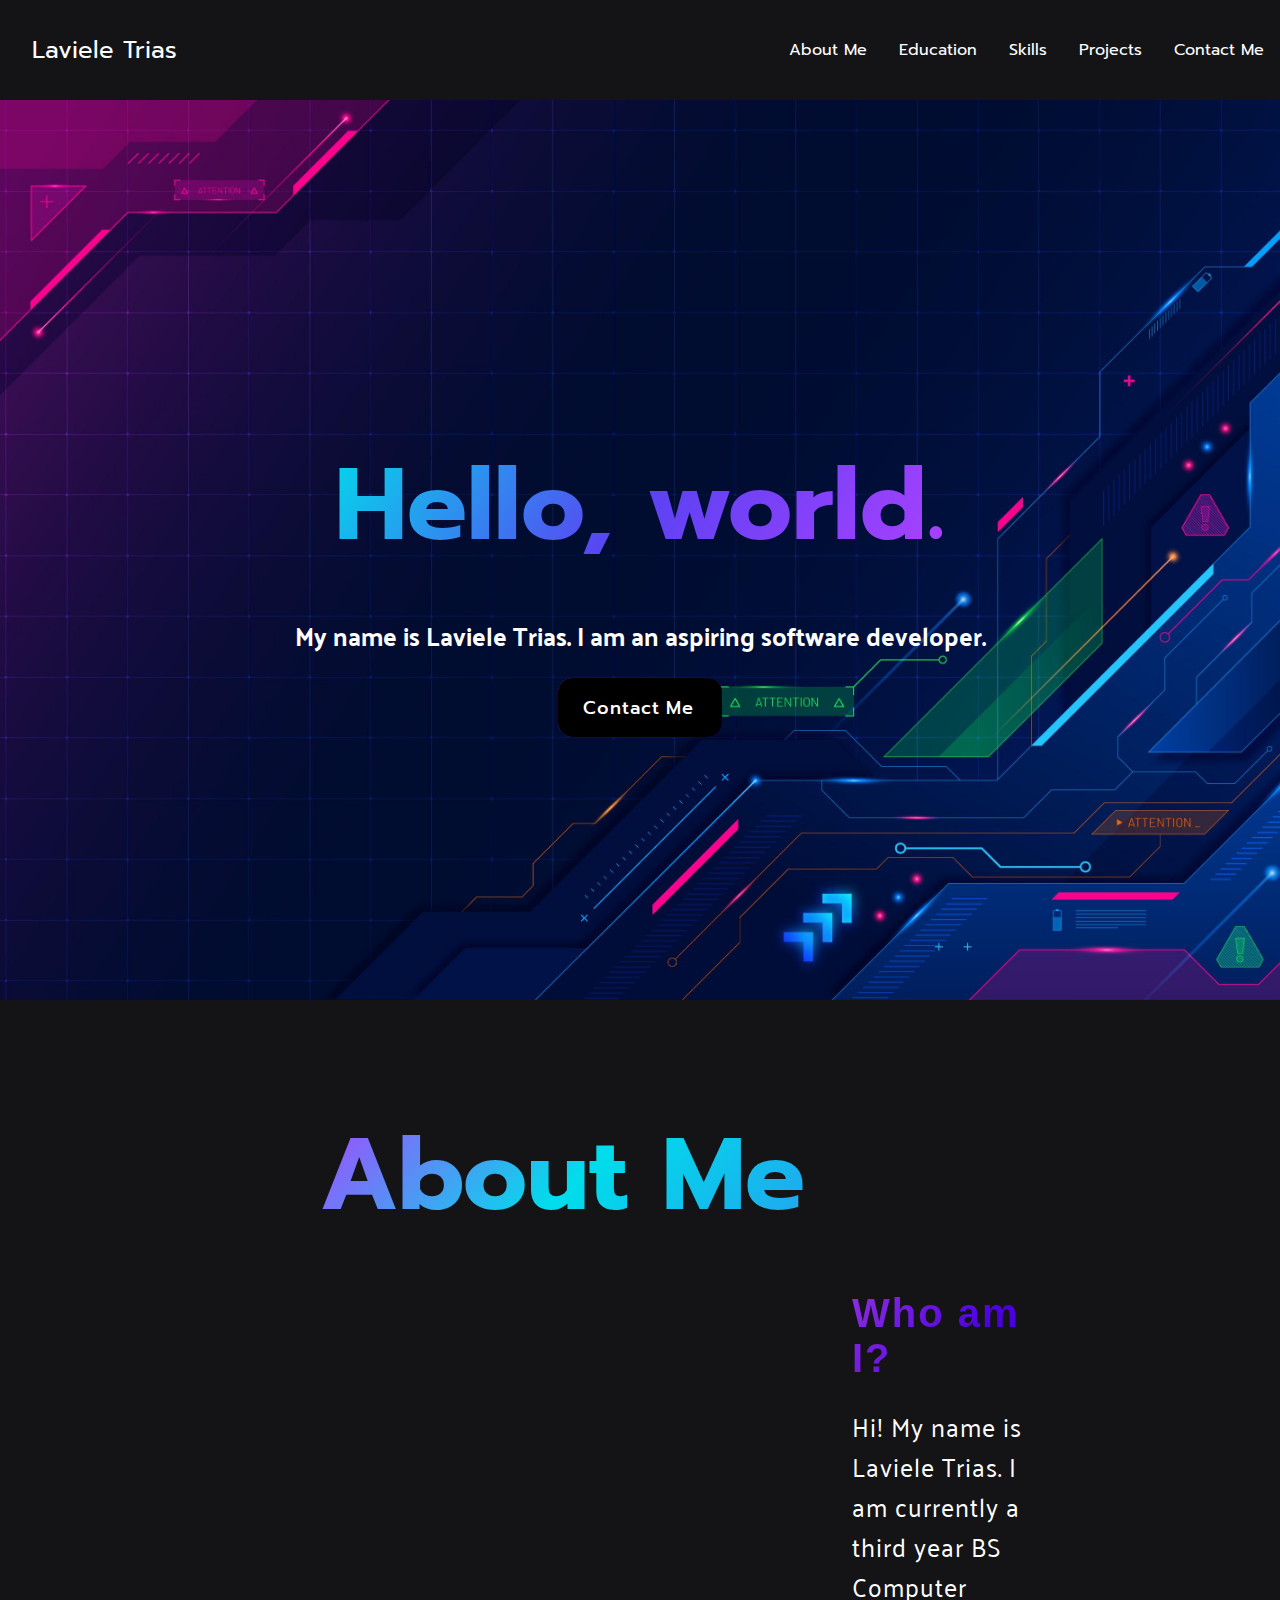
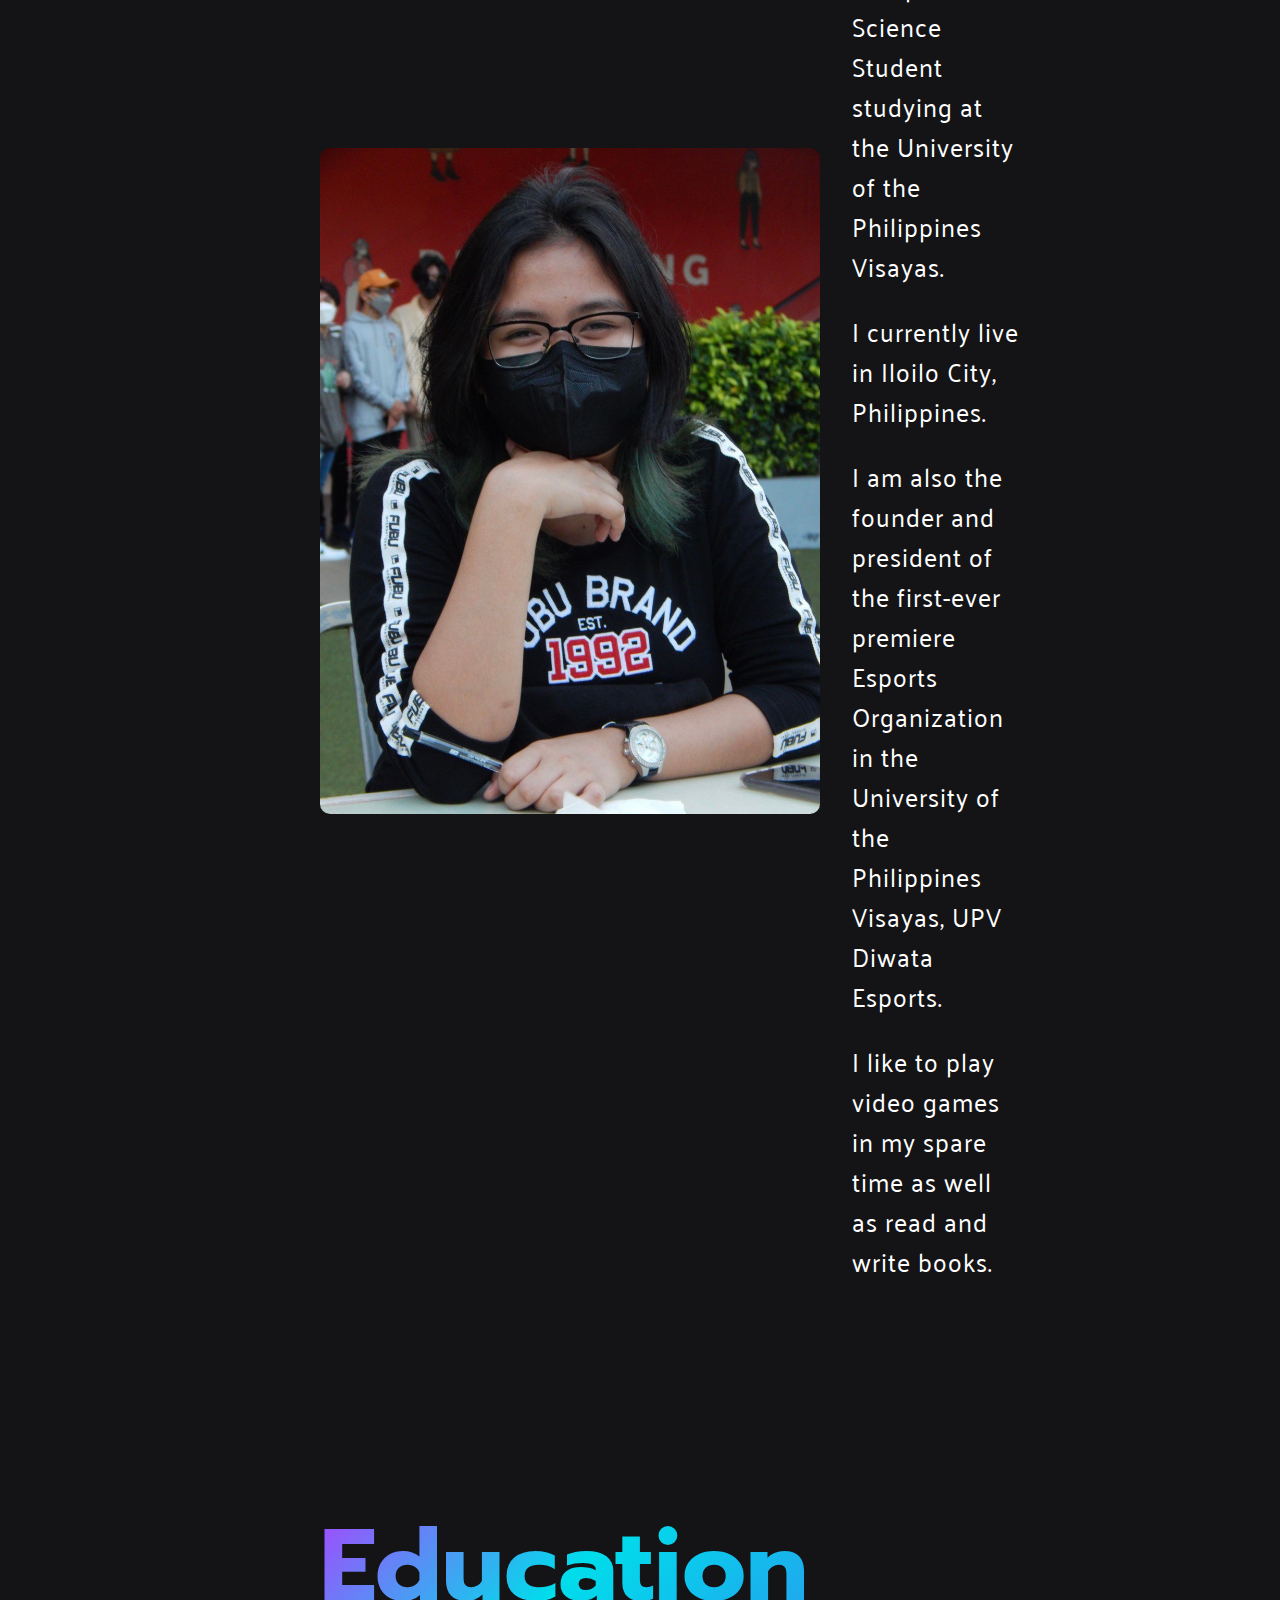
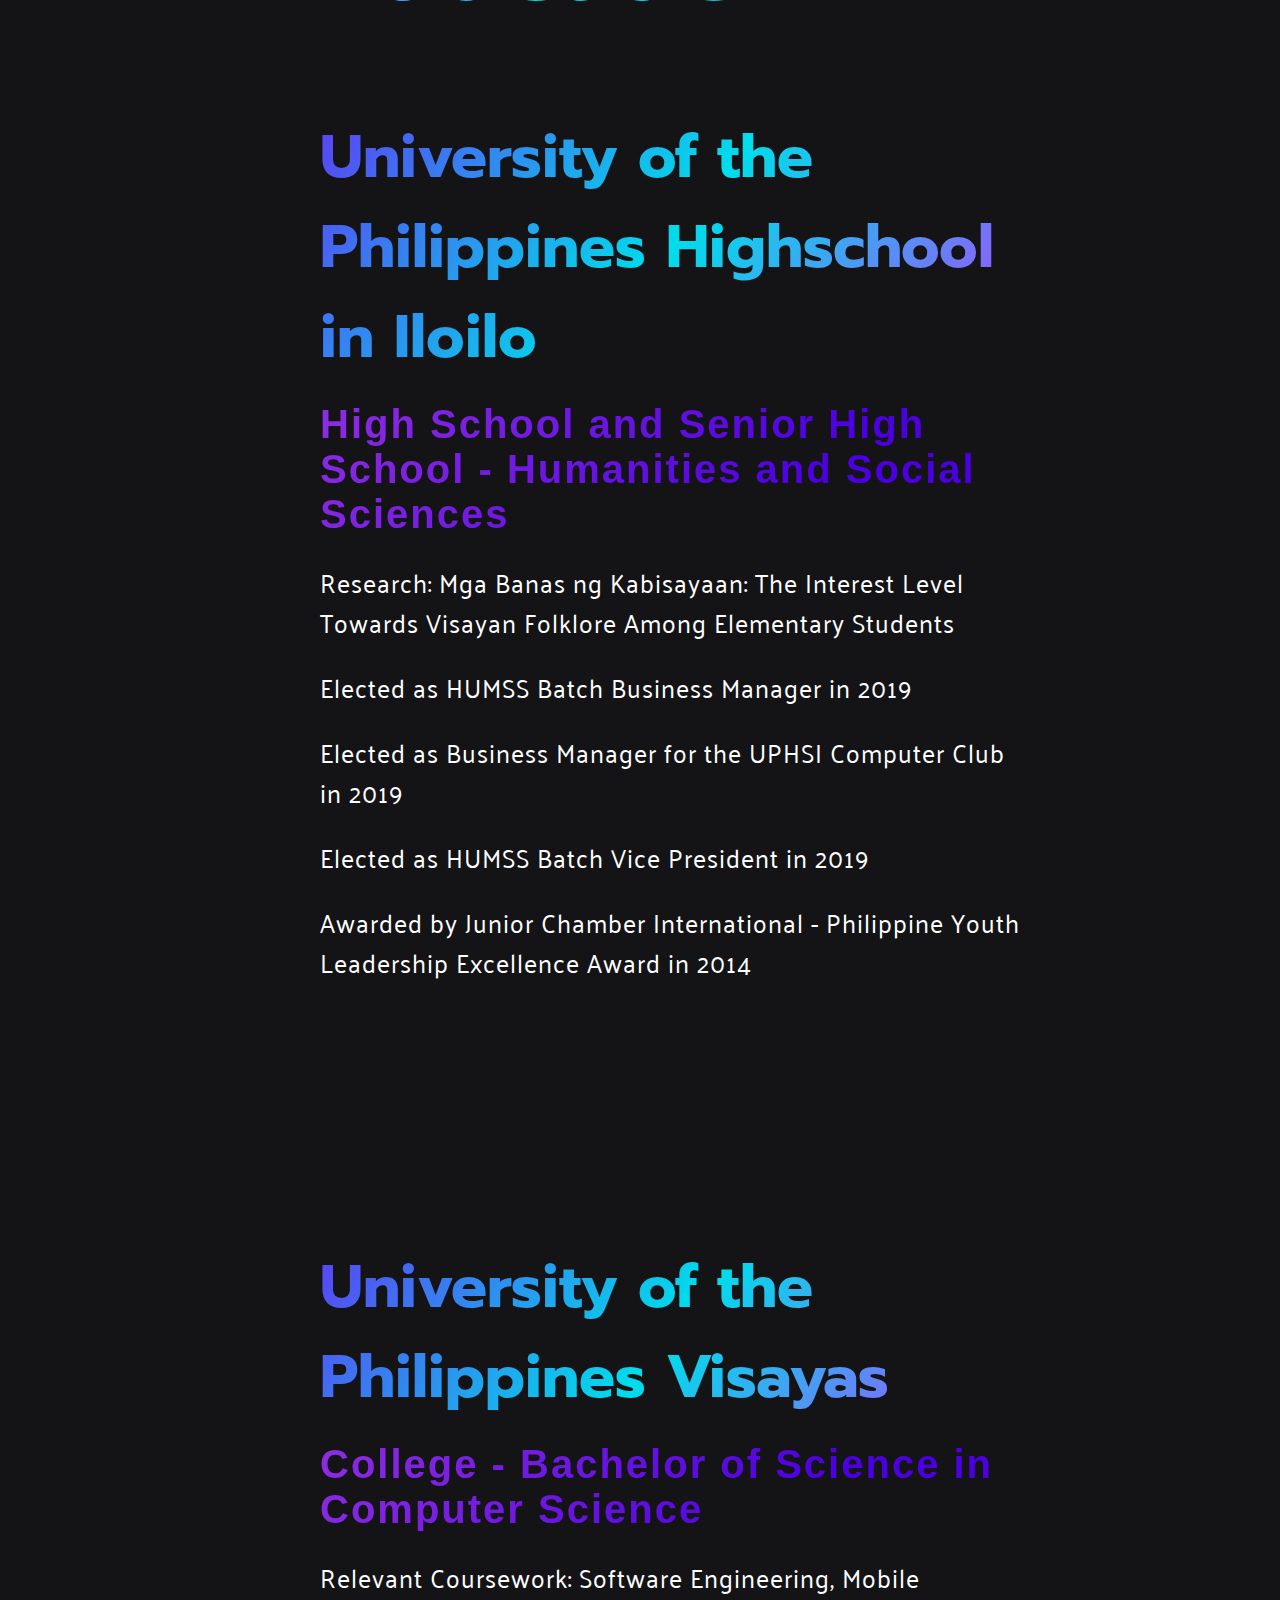
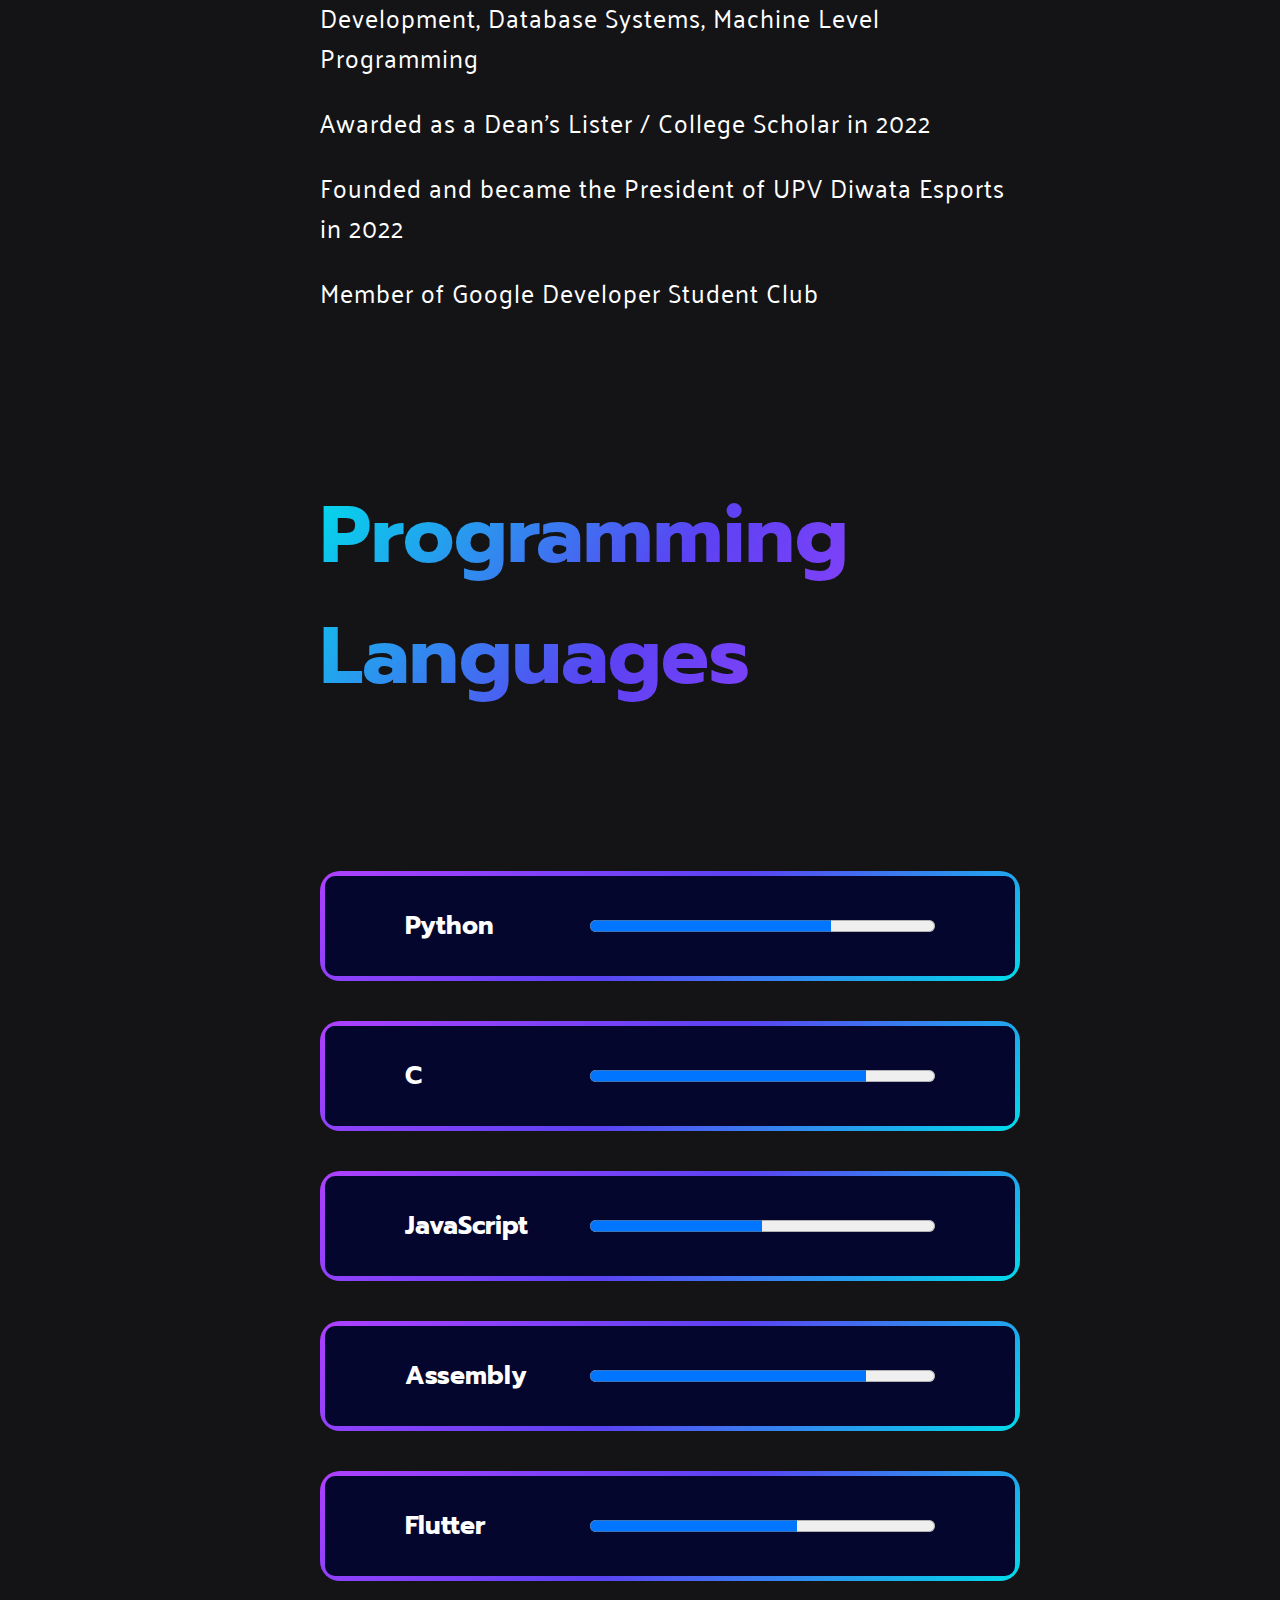
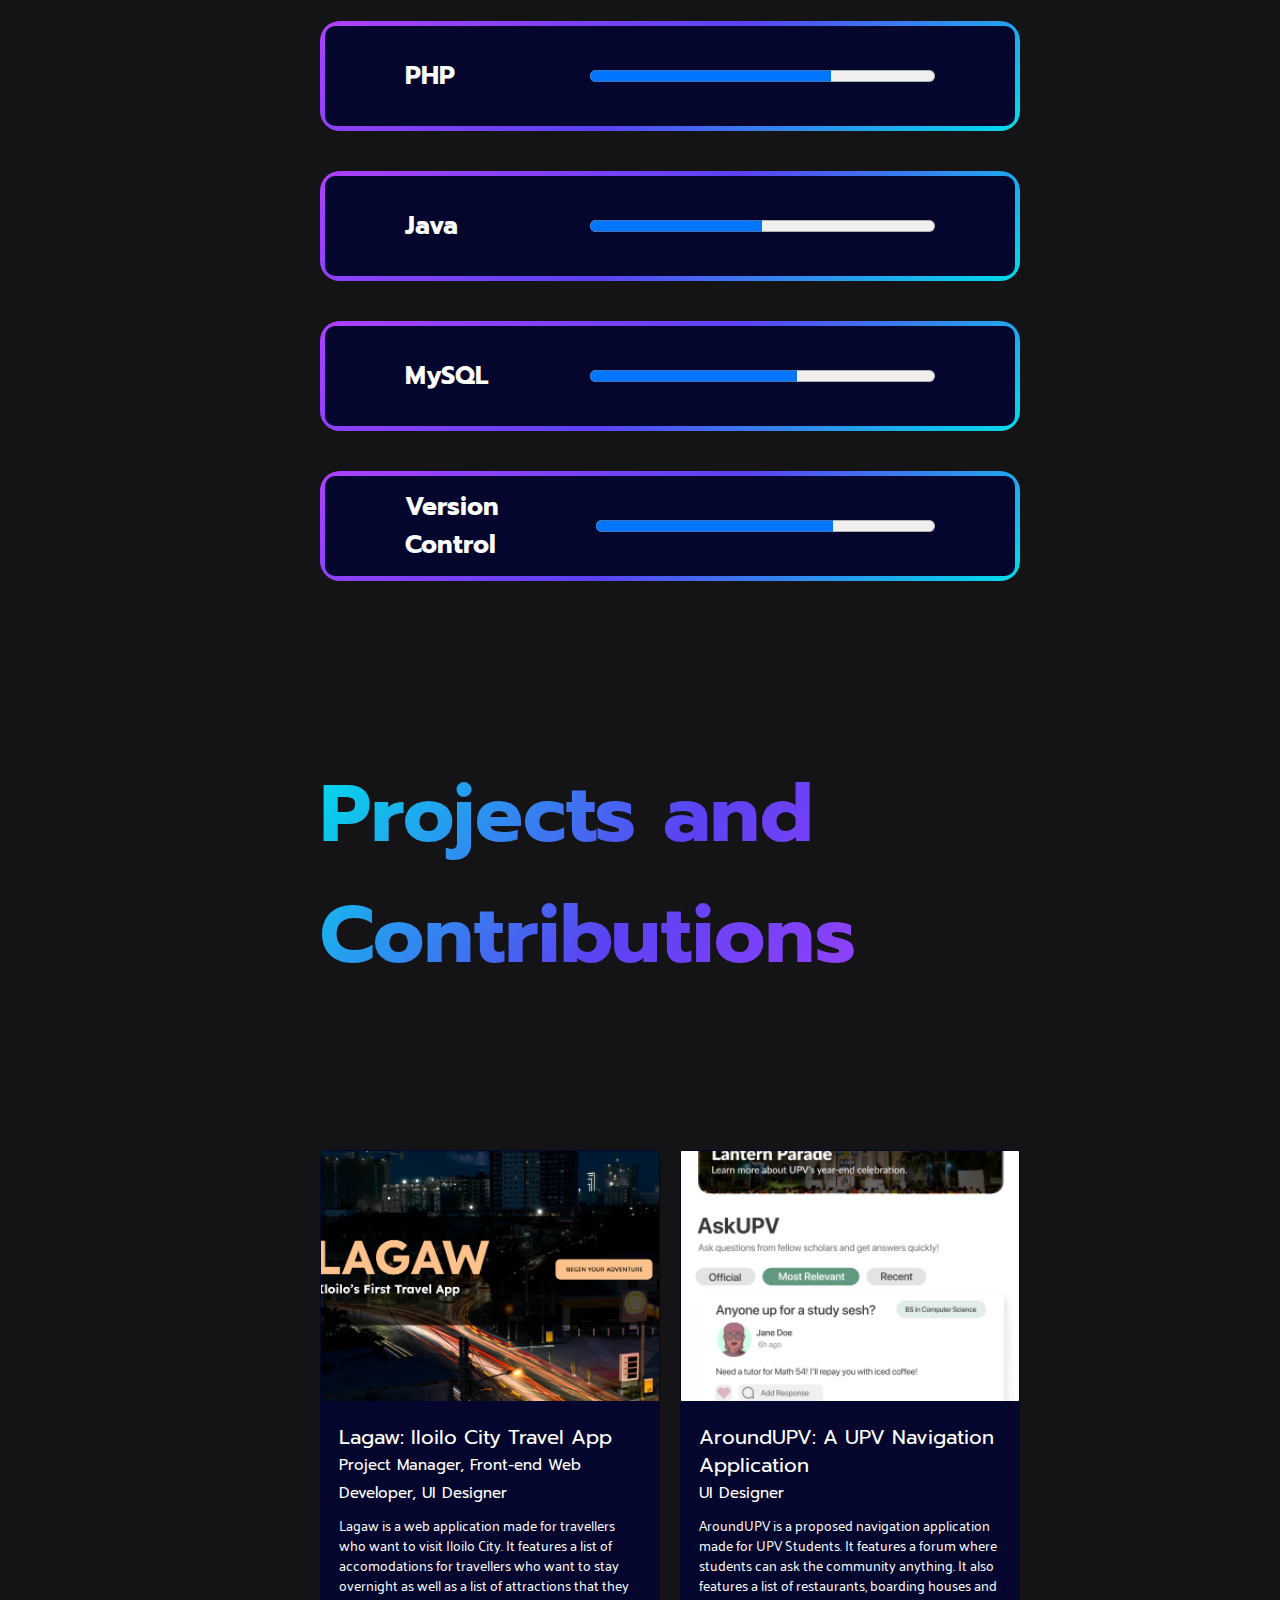
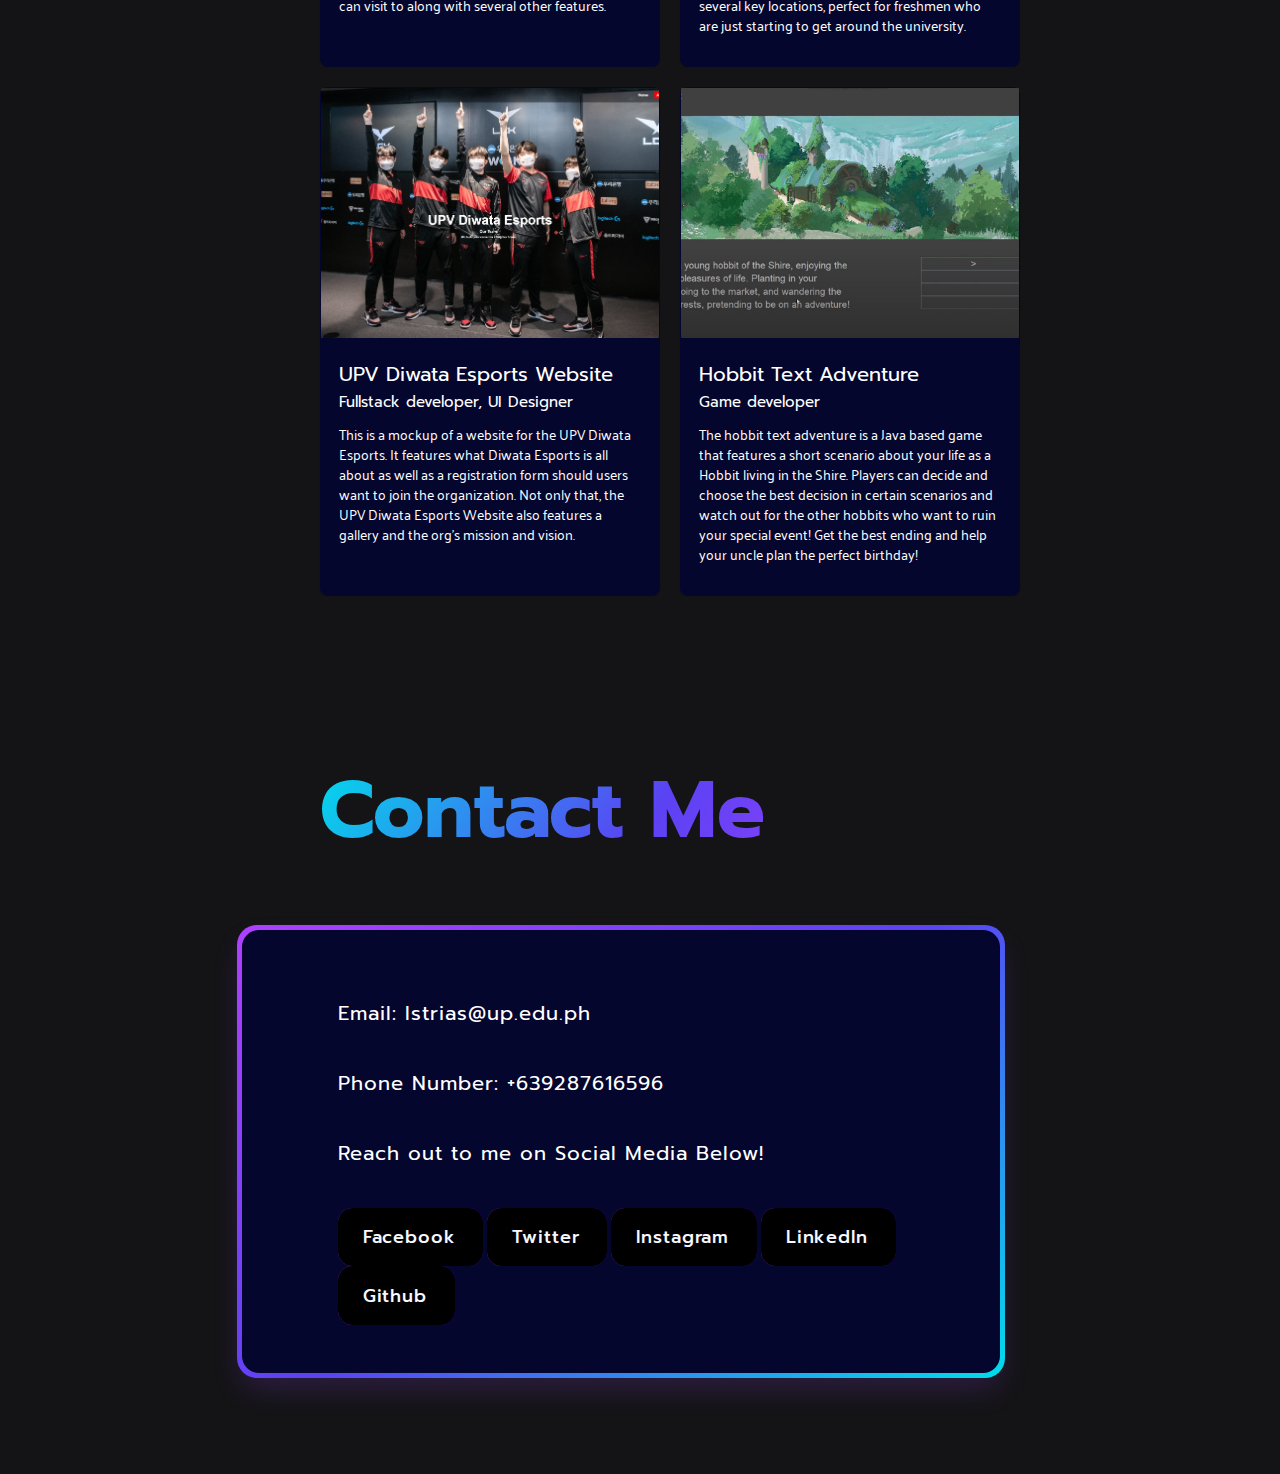
<file: index.html>
<!DOCTYPE html>
<html>

<head>
    <meta charset="UTF-8">
    <title>Laviele Trias</title>
    <link rel="stylesheet" href="index.css">
    <meta name="viewport" content="width=device-width, initial-scale=1.0">
    <link rel="preconnect" href="https://fonts.googleapis.com">
    <link rel="preconnect" href="https://fonts.gstatic.com" crossorigin>
    <link href="https://fonts.googleapis.com/css2?family=Prompt:wght@500&display=swap" rel="stylesheet">

    <link rel="preconnect" href="https://fonts.googleapis.com">
    <link rel="preconnect" href="https://fonts.gstatic.com" crossorigin>
    <link href="https://fonts.googleapis.com/css2?family=Martel+Sans&family=Prompt:wght@500&display=swap"
        rel="stylesheet">

    <link rel="preconnect" href="https://fonts.googleapis.com">
    <link rel="preconnect" href="https://fonts.gstatic.com" crossorigin>
    <link href="https://fonts.googleapis.com/css2?family=Palanquin&display=swap" rel="stylesheet">

</head>

<body>
    <nav class="navbar">
        <div class="nametitle" id="topLink">Laviele Trias</div>
        <div class="navbarlinks">
            <ul>
                <li><a href="#aboutpage">About Me</a></li>
                <li><a href="#education">Education</a></li>
                <li><a href="#skills">Skills</a></li>
                <li><a href="#projects">Projects</a></li>
                <li><a href="#contact">Contact Me</a></li>
            </ul>
        </div>
    </nav>
    <section id=>
        <div class="landingpage">
            <div class="landingpagewrap">
                <h1>Hello, world.</h1>
                <h2>My name is Laviele Trias. I am an aspiring software developer.</h2>
                <button class="gradientbutton">
                    <span><a href="#contact">Contact Me</a></span>
                </button>
            </div>
        </div>
    </section>

    <section id="aboutpage">
        <div class="about">
            <div class="headers">About Me</div>
            <div class="main">
                <img src="pfpic.jpg">
                <div class="about-text">
                    <h5>Who am I?</h5>
                    <p>Hi! My name is Laviele Trias. I am currently a third year BS Computer Science Student studying at
                        the
                        University of the Philippines Visayas.
                    <p>
                    <p>I currently live in Iloilo City, Philippines.</p>
                    <p>I am also the founder and president of the first-ever premiere Esports Organization in the
                        University
                        of the Philippines Visayas, UPV Diwata Esports.
                    </p>
                    <p>I like to play video games in my spare time as well as read and write books.</p>
                </div>
            </div>
        </div>
    </section>


    <section id="education">
        <div class="about">
            <div class="headers">Education</div>
            <div class="main">
                <div class="about-text">
                    <h2>University of the Philippines Highschool in Iloilo</h2>
                    <h5>High School and Senior High School - Humanities and Social Sciences</h5>
                    <p>Research: Mga Banas ng Kabisayaan: The Interest Level Towards Visayan Folklore Among Elementary
                        Students</p>
                    <p>Elected as HUMSS Batch Business Manager in 2019</p>
                    <p>Elected as Business Manager for the UPHSI Computer Club in 2019</p>
                    <p>Elected as HUMSS Batch Vice President in 2019</p>
                    <p>Awarded by Junior Chamber International - Philippine Youth Leadership Excellence Award in 2014
                    </p>
                </div>
            </div>
        </div>
    </section>

    <section class="about">
        <div class="main">
            <div class="about-text">
                <h2>University of the Philippines Visayas</h2>
                <h5>College - Bachelor of Science in Computer Science</h5>
                <p>Relevant Coursework: Software Engineering, Mobile Development, Database Systems, Machine Level
                    Programming</p>
                <p>Awarded as a Dean’s Lister / College Scholar in 2022</p>
                <p>Founded and became the President of UPV Diwata Esports in 2022</p>
                <p>Member of Google Developer Student Club</p>
            </div>
        </div>
    </section>

    <section id="skills">
        <div class="skills">
            <div class="skillswrap">
                <h1>Programming Languages</h1>
            </div>
            <div class=" cardmain">
                <div class="card-container">
                    <div class="flexcard">
                        <div class="card">
                            <div class="card-content">
                                <h1>Python</h1>
                                <progress id="progressbar" value="70" max="100" style="height:24px;width:50%;"> 32%
                                </progress>
                            </div>
                        </div>
                    </div>
                </div>

                <div class="card-container">
                    <div class="flexcard">
                        <div class="card">
                            <div class="card-content">
                                <div class="card-content">
                                    <h1>C</h1>
                                    <progress id="progressbar" value="80" max="100" style="height:24px;width:50%;"> 32%
                                    </progress>
                                </div>
                            </div>
                        </div>
                    </div>
                </div>

                <div class="card-container">
                    <div class="card">
                        <div class="card-content">
                            <h1>JavaScript</h1>
                            <progress id="progressbar" value="50" max="100" style="height:24px;width:50%;"> 32%
                            </progress>
                        </div>
                    </div>
                </div>

                <div class="card-container">
                    <div class="card">
                        <div class="card-content">
                            <h1>Assembly</h1>
                            <progress id="progressbar" value="80" max="100" style="height:24px;width:50%;"> 32%
                            </progress>
                        </div>
                    </div>
                </div>

                <div class="card-container">
                    <div class="card">
                        <div class="card-content">
                            <h1>Flutter</h1>
                            <progress id="progressbar" value="60" max="100" style="height:24px;width:50%;"> 32%
                            </progress>
                        </div>
                    </div>
                </div>

                <div class="card-container">
                    <div class="card">
                        <div class="card-content">
                            <h1>PHP</h1>
                            <progress id="progressbar" value="70" max="100" style="height:24px;width:50%;"> 32%
                            </progress>
                        </div>
                    </div>
                </div>


                <div class="card-container">
                    <div class="card">
                        <div class="card-content">
                            <h1>Java</h1>
                            <progress id="progressbar" value="50" max="100" style="height:24px;width:50%;"> 32%
                            </progress>
                        </div>
                    </div>
                </div>


                <div class="card-container">
                    <div class="card">
                        <div class="card-content">
                            <h1>MySQL</h1>
                            <progress id="progressbar" value="60" max="100" style="height:24px;width:50%;"> 32%
                            </progress>
                        </div>
                    </div>
                </div>

                <div class="card-container">
                    <div class="card">
                        <div class="card-content">
                            <h1>Version Control</h1>
                            <progress id="progressbar" value="70" max="100" style="height:24px;width:50%;"> 32%
                            </progress>
                        </div>
                    </div>
                </div>

            </div>

    </section>

    <section id="projects">
        <div class="skills" id="lagawButton">
            <div class="skillswrap">
                <h1>Projects and Contributions</h1>
            </div>
            <div class="cardswrap">
                <div class="cards">
                    <img src="lagaw.png">
                    <div class="content">
                        <a href="#">
                            <span class="title">
                                Lagaw: Iloilo City Travel App
                            </span>
                            <br>
                            <span class="role">
                                Project Manager, Front-end Web Developer, UI Designer
                            </span>
                        </a>

                        <p class="desc">
                            Lagaw is a web application made for travellers who want to visit Iloilo City. It features a
                            list of accomodations for travellers who want to stay overnight as well as a list of
                            attractions that they can visit to along with several other features.</p>
                    </div>
                </div>


                <div class="cards" id="aroundupvButton">
                    <img src="aroundupv.png">
                    <div class="content">
                        <a href="#">
                            <span class="title">
                                AroundUPV: A UPV Navigation Application
                            </span><br>
                            <span class="role">
                                UI Designer
                            </span>
                        </a>

                        <p class="desc">
                            AroundUPV is a proposed navigation application made for UPV Students. It features a forum
                            where students can ask the community anything. It also features a list of restaurants,
                            boarding houses and several key locations, perfect for freshmen who are just starting to get
                            around the university.
                        </p>

                    </div>
                </div>


                <div class="cards" id="diwataButton">
                    <img src="diwatawebsite.png">
                    <div class="content">
                        <a href="https://github.com/Alunxina/Trias-Website-Lab-1">
                            <span class="title">
                                UPV Diwata Esports Website
                            </span><br>
                            <span class="role">
                                Fullstack developer, UI Designer
                            </span>
                        </a>

                        <p class="desc">
                            This is a mockup of a website for the UPV Diwata Esports. It features what Diwata Esports is
                            all about as well as a registration form should users want to join the organization. Not
                            only that, the UPV Diwata Esports Website also features a gallery and the org's mission and
                            vision.
                        </p>

                    </div>
                </div>


                <div class="cards" id="hobbitButton">
                    <img src="hobbit.png">
                    <div class="content">
                        <a>
                            <span class="title">
                                Hobbit Text Adventure
                            </span><br>
                            <span class="role">
                                Game developer
                            </span>
                        </a>

                        <p class="desc">
                            The hobbit text adventure is a Java based game that features a short scenario about your
                            life as a Hobbit living in the Shire. Players can decide and choose the best decision in
                            certain scenarios and watch out for the other hobbits who want to ruin your special event!
                            Get the best ending and help your uncle plan the perfect birthday!
                        </p>
                    </div>
                </div>
            </div>
    </section>

    <section id="contact">
        <div class="skills">
            <div class="skillswrap">
                <h1>Contact Me</h1>
            </div>
            <div class="contactcard">
                <div class="contactcard-content">
                    <div class="contactdetails">
                        <div class="contactabout-text">
                            <p>Email: lstrias@up.edu.ph</p>
                            <p>Phone Number: +639287616596</p>
                            <p>Reach out to me on Social Media Below!</p>

                            <div class="buttonwrap">
                                <button class="gradientbutton" id="fbButton">
                                    <span>Facebook</span>
                                </button>

                                <button class="gradientbutton" id="twtButton">
                                    <span>Twitter</span>
                                </button>

                                <button class="gradientbutton" id="instaButton">
                                    <span>Instagram</span>
                                </button>

                                <button class="gradientbutton" id="linkedInButton">
                                    <span>LinkedIn</span>
                                </button>

                                <button class="gradientbutton" id="githubButton">
                                    <span>Github</span>
                                </button>
                            </div>
                        </div>
                    </div>
                </div>
            </div>

        </div>
    </section>

    <script src="script.js"></script>

</body>

</html>
</file>
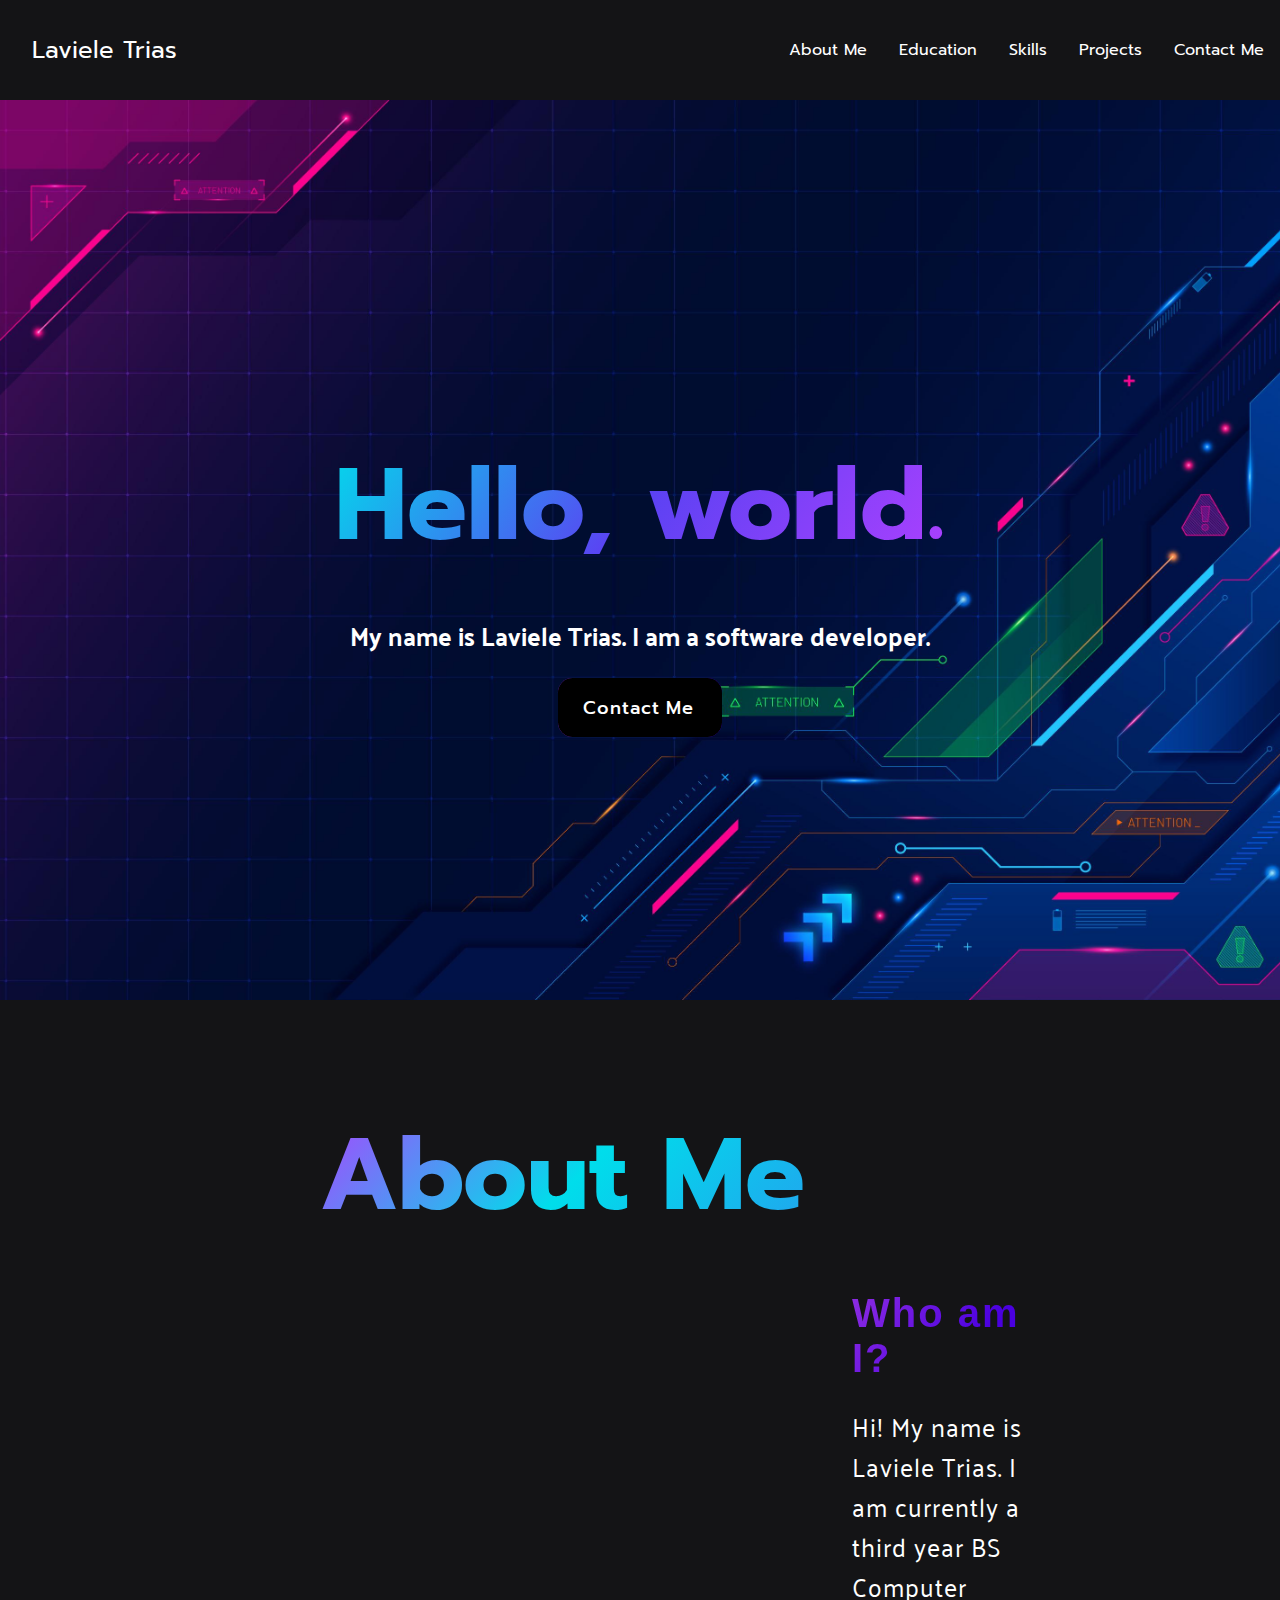
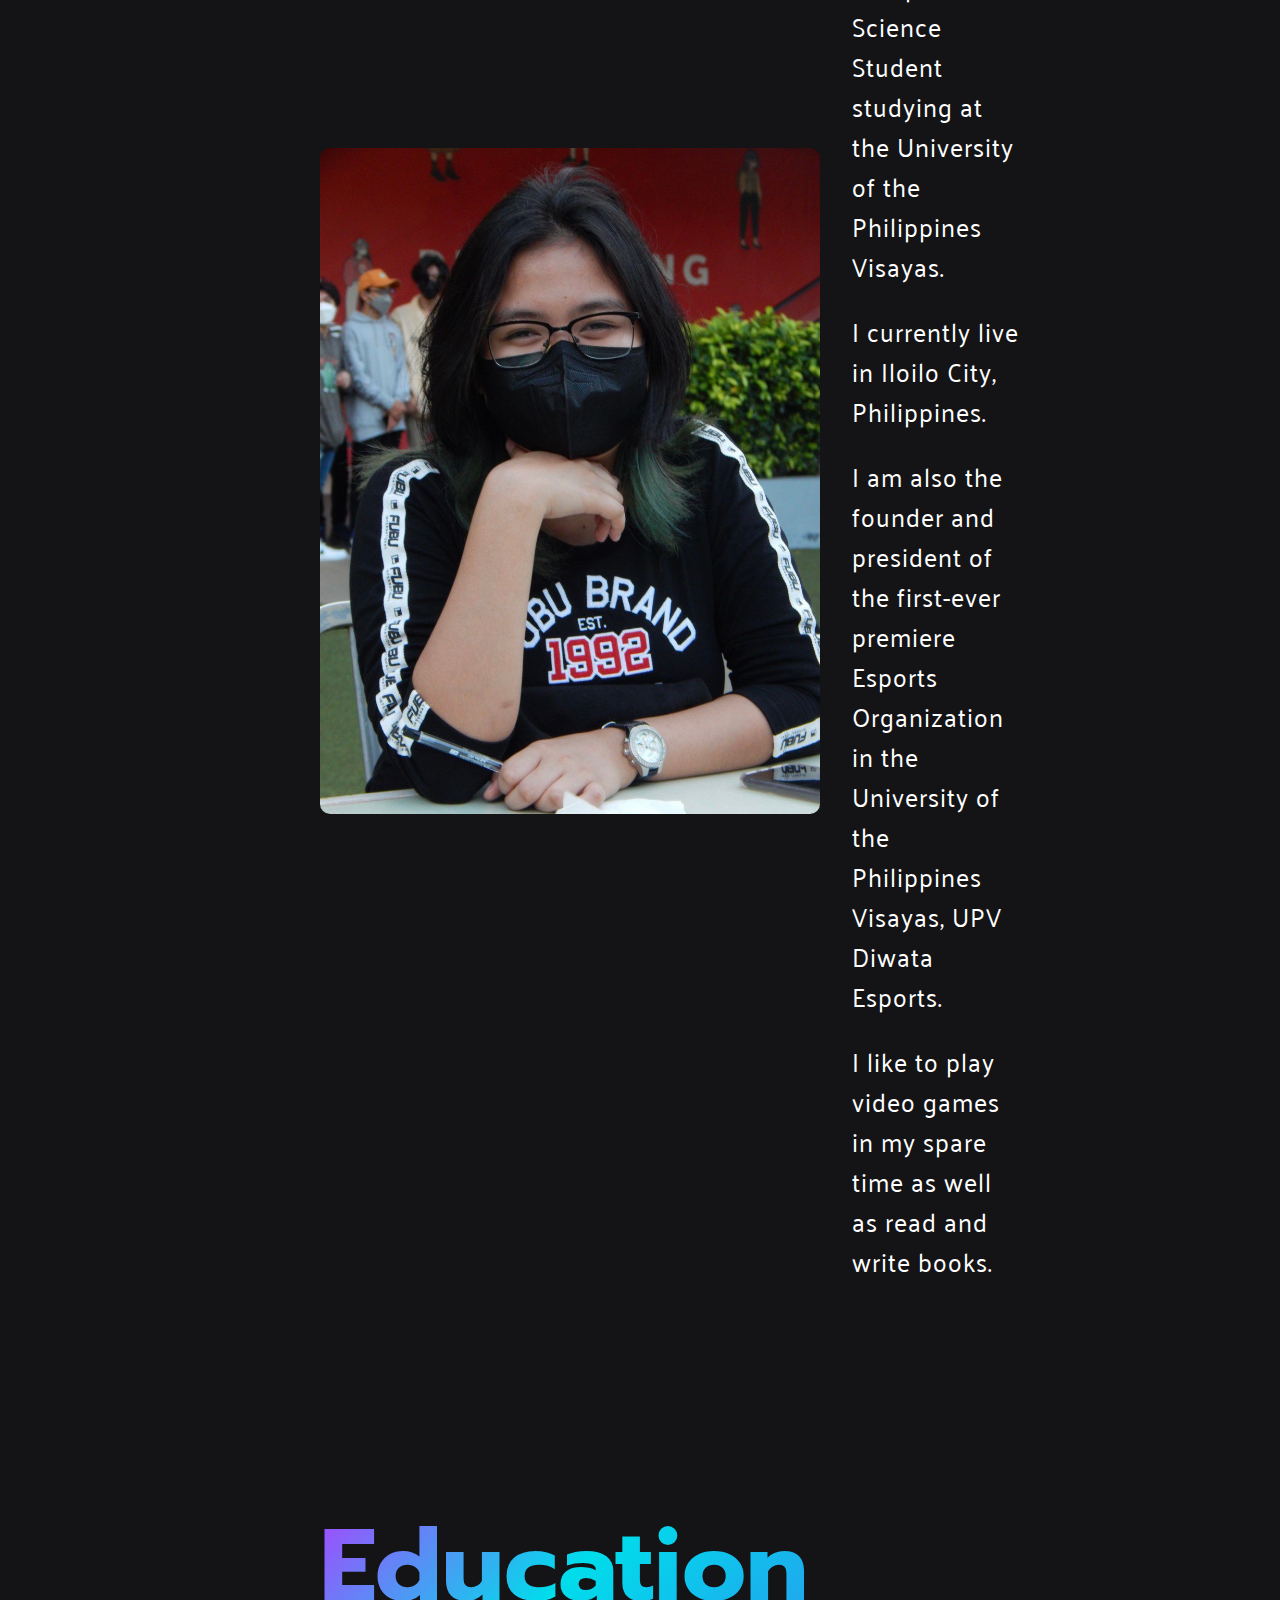
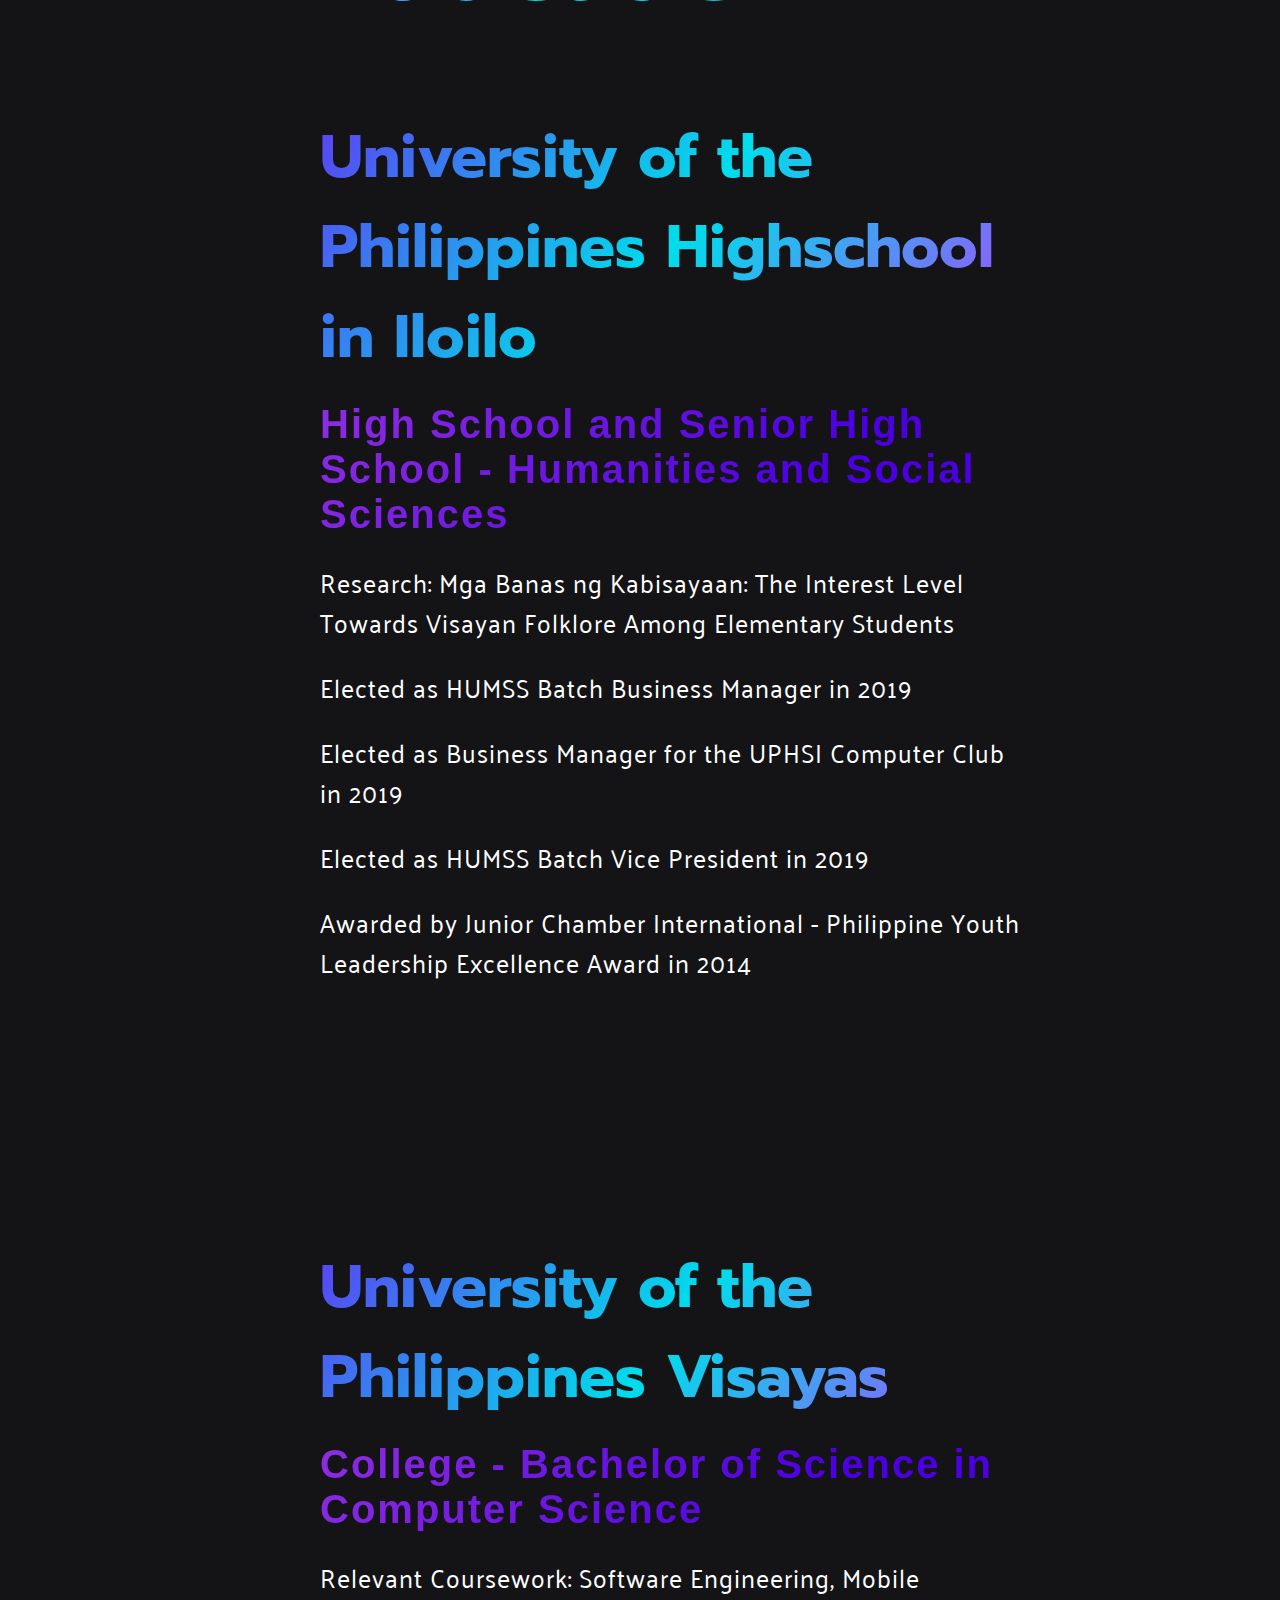
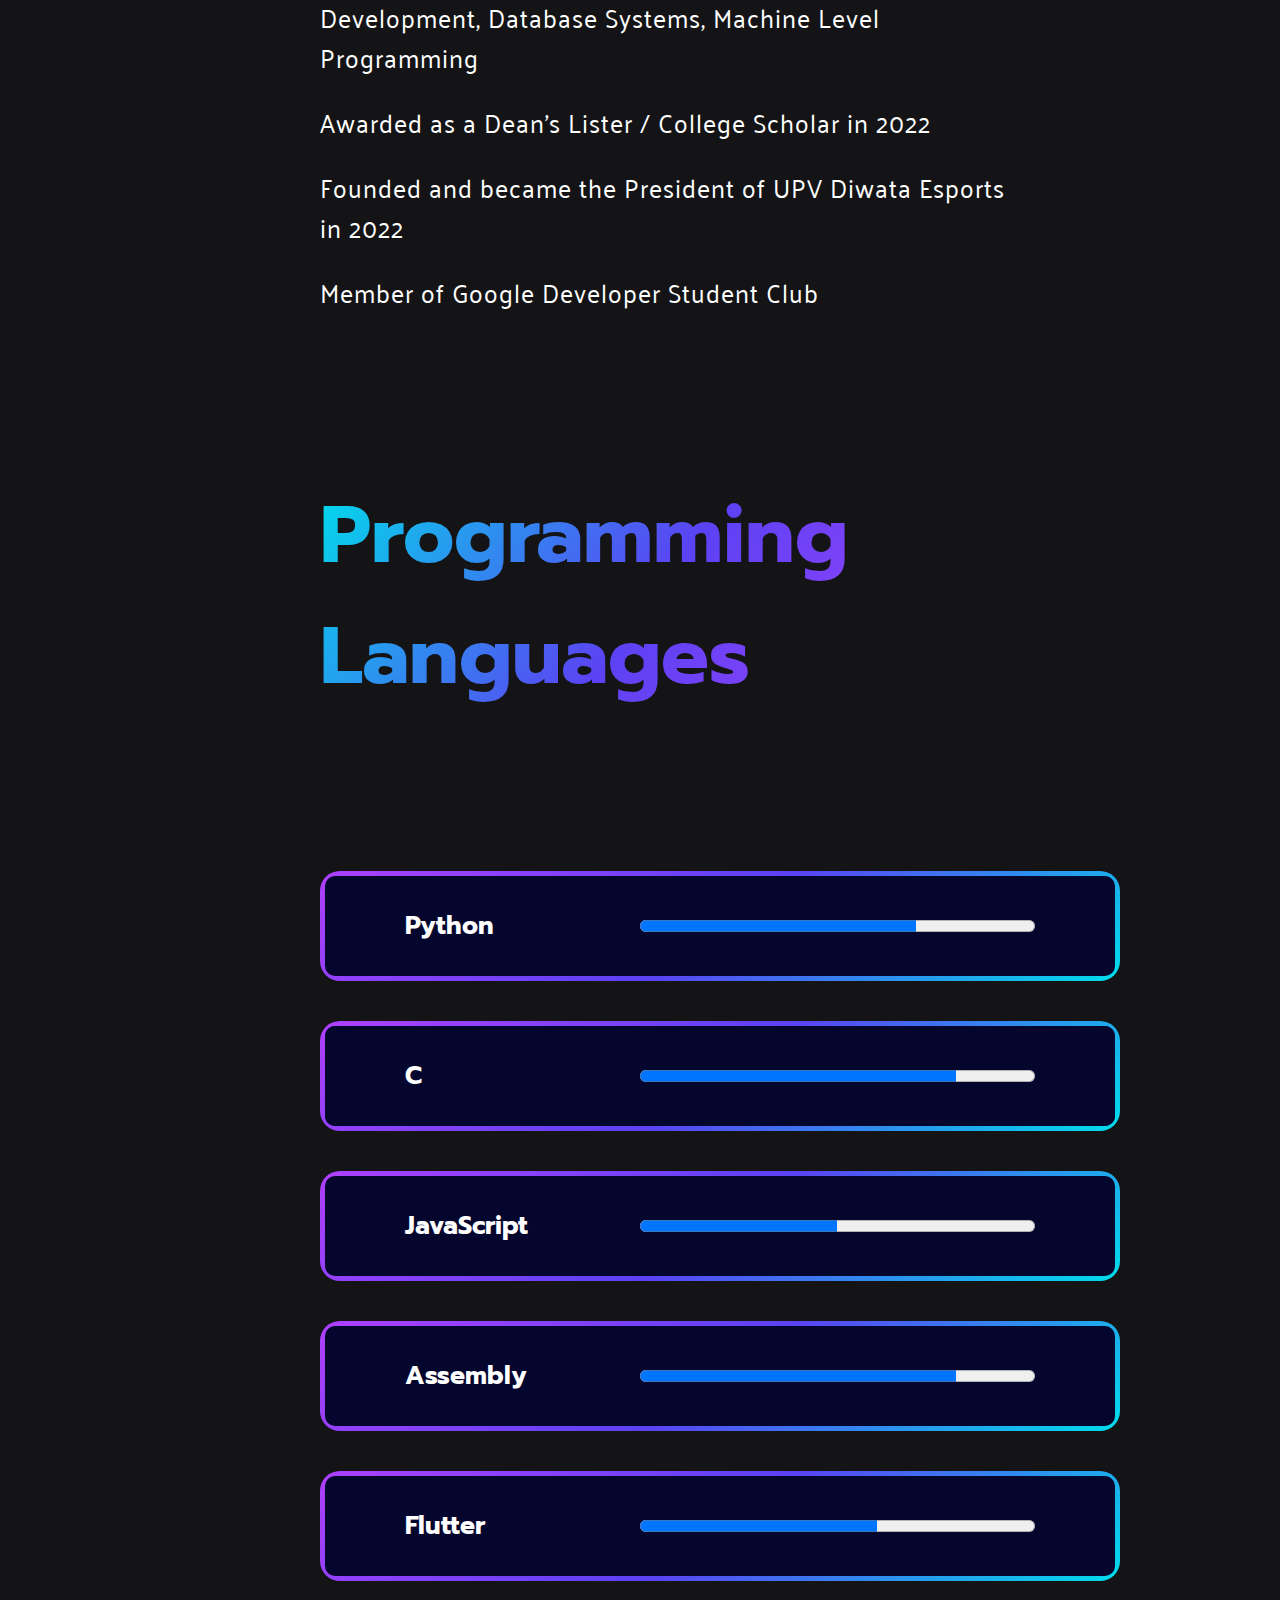
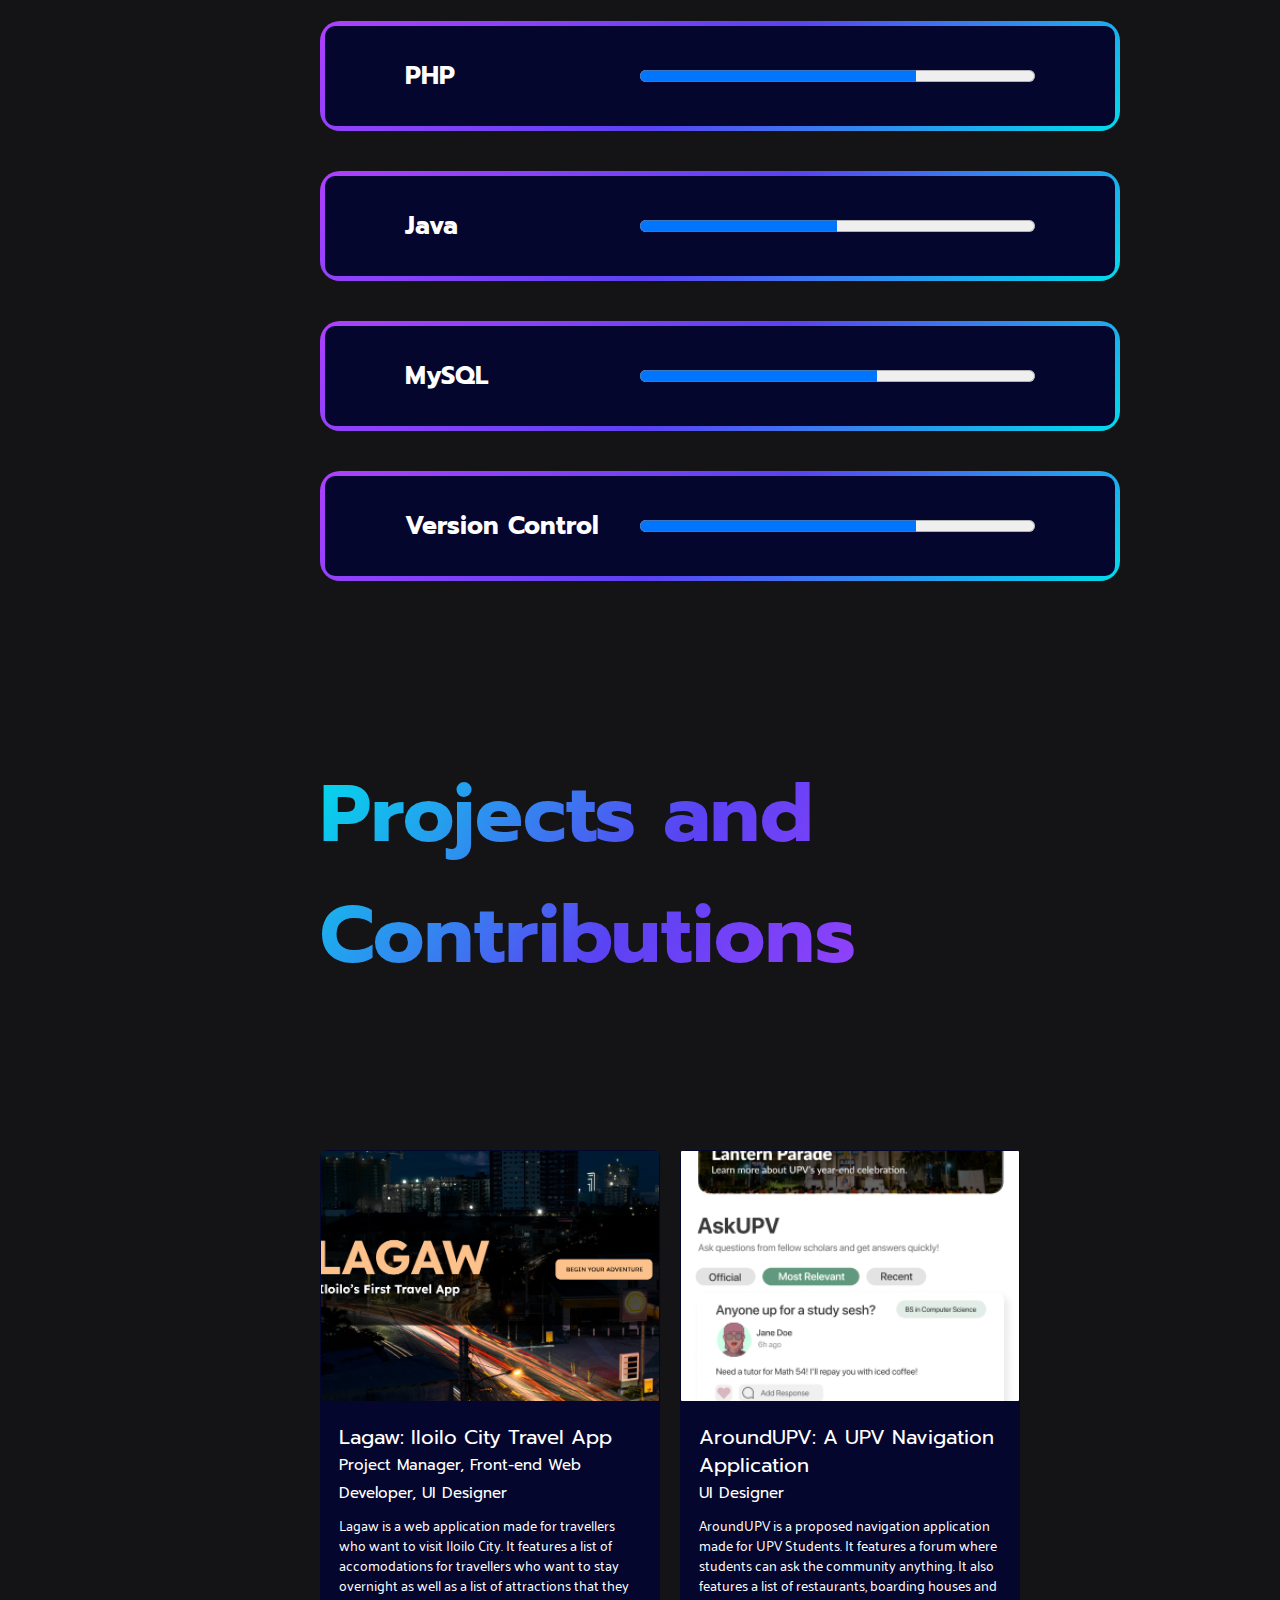
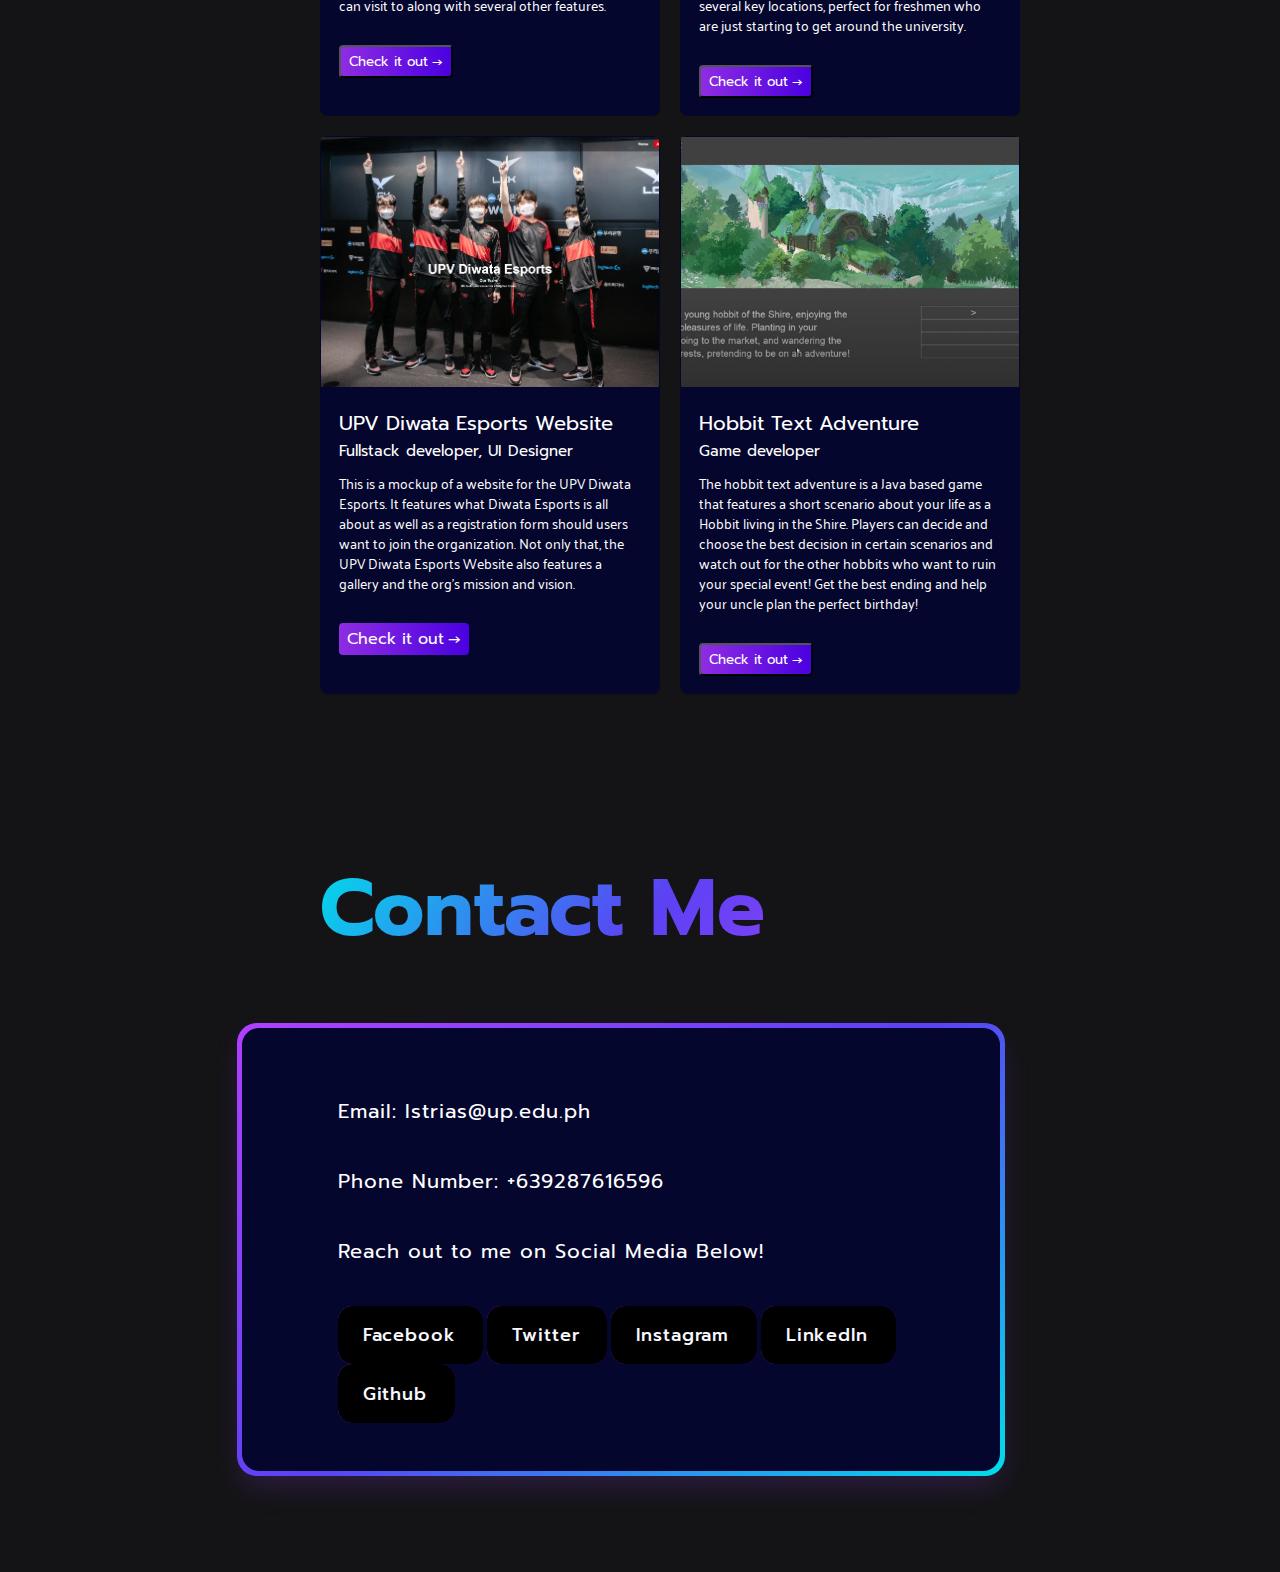
<file: home.html>
<!DOCTYPE html>
<html>

<head>
    <meta charset="UTF-8">
    <title>Laviele Trias</title>
    <link rel="stylesheet" href="home.css">
    <meta name="viewport" content="width=device-width, initial-scale=1.0">
    <link rel="preconnect" href="https://fonts.googleapis.com">
    <link rel="preconnect" href="https://fonts.gstatic.com" crossorigin>
    <link href="https://fonts.googleapis.com/css2?family=Prompt:wght@500&display=swap" rel="stylesheet">

    <link rel="preconnect" href="https://fonts.googleapis.com">
    <link rel="preconnect" href="https://fonts.gstatic.com" crossorigin>
    <link href="https://fonts.googleapis.com/css2?family=Martel+Sans&family=Prompt:wght@500&display=swap"
        rel="stylesheet">

    <link rel="preconnect" href="https://fonts.googleapis.com">
    <link rel="preconnect" href="https://fonts.gstatic.com" crossorigin>
    <link href="https://fonts.googleapis.com/css2?family=Palanquin&display=swap" rel="stylesheet">

</head>

<body>
    <nav class="navbar">
        <div class="nametitle" id="topLink">Laviele Trias</div>
        <div class="navbarlinks">
            <ul>
                <li><a href="#about">About Me</a></li>
                <li><a href="#education">Education</a></li>
                <li><a href="#skills">Skills</a></li>
                <li><a href="#projects">Projects</a></li>
                <li><a href="#contact">Contact Me</a></li>
            </ul>
        </div>
    </nav>
    <section id=>
        <div class="landingpage">
            <div class="landingpagewrap">
                <h1>Hello, world.</h1>
                <h2>My name is Laviele Trias. I am a software developer.</h2>
                <button class="gradientbutton">
                    <span><a href="#contact">Contact Me</a></span>
                </button>
            </div>
        </div>
    </section>

    <section id="about">
        <div class="about">
            <div class="headers">About Me</div>
            <div class="main">
                <img src="pfpic.jpg">
                <div class="about-text">
                    <h5>Who am I?</h5>
                    <p>Hi! My name is Laviele Trias. I am currently a third year BS Computer Science Student studying at
                        the
                        University of the Philippines Visayas.
                    <p>
                    <p>I currently live in Iloilo City, Philippines.</p>
                    <p>I am also the founder and president of the first-ever premiere Esports Organization in the
                        University
                        of the Philippines Visayas, UPV Diwata Esports.
                    </p>
                    <p>I like to play video games in my spare time as well as read and write books.</p>
                </div>
            </div>
        </div>
    </section>


    <section id="education">
        <div class="about">
            <div class="headers">Education</div>
            <div class="main">
                <div class="about-text">
                    <h2>University of the Philippines Highschool in Iloilo</h2>
                    <h5>High School and Senior High School - Humanities and Social Sciences</h5>
                    <p>Research: Mga Banas ng Kabisayaan: The Interest Level Towards Visayan Folklore Among Elementary
                        Students</p>
                    <p>Elected as HUMSS Batch Business Manager in 2019</p>
                    <p>Elected as Business Manager for the UPHSI Computer Club in 2019</p>
                    <p>Elected as HUMSS Batch Vice President in 2019</p>
                    <p>Awarded by Junior Chamber International - Philippine Youth Leadership Excellence Award in 2014
                    </p>
                </div>
            </div>
        </div>
    </section>

    <section class="about">
        <div class="main">
            <div class="about-text">
                <h2>University of the Philippines Visayas</h2>
                <h5>College - Bachelor of Science in Computer Science</h5>
                <p>Relevant Coursework: Software Engineering, Mobile Development, Database Systems, Machine Level
                    Programming</p>
                <p>Awarded as a Dean’s Lister / College Scholar in 2022</p>
                <p>Founded and became the President of UPV Diwata Esports in 2022</p>
                <p>Member of Google Developer Student Club</p>
            </div>
        </div>
    </section>

    <section id="skills">
        <div class="skills">
            <div class="skillswrap">
                <h1>Programming Languages</h1>
            </div>
            <div class=" cardmain">
                <div class="card-container">
                    <div class="flexcard">
                        <div class="card">
                            <div class="card-content">
                                <h1>Python</h1>
                                <progress id="progressbar" value="70" max="100" style="height:24px;width:50%;"> 32%
                                </progress>
                            </div>
                        </div>
                    </div>
                </div>

                <div class="card-container">
                    <div class="flexcard">
                        <div class="card">
                            <div class="card-content">
                                <div class="card-content">
                                    <h1>C</h1>
                                    <progress id="progressbar" value="80" max="100" style="height:24px;width:50%;"> 32%
                                    </progress>
                                </div>
                            </div>
                        </div>
                    </div>
                </div>

                <div class="card-container">
                    <div class="card">
                        <div class="card-content">
                            <h1>JavaScript</h1>
                            <progress id="progressbar" value="50" max="100" style="height:24px;width:50%;"> 32%
                            </progress>
                        </div>
                    </div>
                </div>

                <div class="card-container">
                    <div class="card">
                        <div class="card-content">
                            <h1>Assembly</h1>
                            <progress id="progressbar" value="80" max="100" style="height:24px;width:50%;"> 32%
                            </progress>
                        </div>
                    </div>
                </div>

                <div class="card-container">
                    <div class="card">
                        <div class="card-content">
                            <h1>Flutter</h1>
                            <progress id="progressbar" value="60" max="100" style="height:24px;width:50%;"> 32%
                            </progress>
                        </div>
                    </div>
                </div>

                <div class="card-container">
                    <div class="card">
                        <div class="card-content">
                            <h1>PHP</h1>
                            <progress id="progressbar" value="70" max="100" style="height:24px;width:50%;"> 32%
                            </progress>
                        </div>
                    </div>
                </div>


                <div class="card-container">
                    <div class="card">
                        <div class="card-content">
                            <h1>Java</h1>
                            <progress id="progressbar" value="50" max="100" style="height:24px;width:50%;"> 32%
                            </progress>
                        </div>
                    </div>
                </div>


                <div class="card-container">
                    <div class="card">
                        <div class="card-content">
                            <h1>MySQL</h1>
                            <progress id="progressbar" value="60" max="100" style="height:24px;width:50%;"> 32%
                            </progress>
                        </div>
                    </div>
                </div>

                <div class="card-container">
                    <div class="card">
                        <div class="card-content">
                            <h1>Version Control</h1>
                            <progress id="progressbar" value="70" max="100" style="height:24px;width:50%;"> 32%
                            </progress>
                        </div>
                    </div>
                </div>

            </div>

    </section>

    <section id="projects">
        <div class="skills">
            <div class="skillswrap">
                <h1>Projects and Contributions</h1>
            </div>
            <div class="cardswrap">
                <div class="cards">
                    <img src="lagaw.png">
                    <div class="content">
                        <a href="#">
                            <span class="title">
                                Lagaw: Iloilo City Travel App
                            </span>
                            <br>
                            <span class="role">
                                Project Manager, Front-end Web Developer, UI Designer
                            </span>
                        </a>

                        <p class="desc">
                            Lagaw is a web application made for travellers who want to visit Iloilo City. It features a
                            list of accomodations for travellers who want to stay overnight as well as a list of
                            attractions that they can visit to along with several other features.</p>
                        <button class="animate" id="lagawButton">
                            Check it out
                            <span aria-hidden="true">
                                →
                            </span>
                        </button>
                    </div>
                </div>


                <div class="cards">
                    <img src="aroundupv.png">
                    <div class="content">
                        <a href="#">
                            <span class="title">
                                AroundUPV: A UPV Navigation Application
                            </span><br>
                            <span class="role">
                                UI Designer
                            </span>
                        </a>

                        <p class="desc">
                            AroundUPV is a proposed navigation application made for UPV Students. It features a forum
                            where students can ask the community anything. It also features a list of restaurants,
                            boarding houses and several key locations, perfect for freshmen who are just starting to get
                            around the university.
                        </p>

                        <button class="animate" id="aroundupvButton">
                            Check it out
                            <span aria-hidden="true">
                                →
                            </span>
                        </button>
                    </div>
                </div>


                <div class="cards">
                    <img src="diwatawebsite.png">
                    <div class="content">
                        <a href="#">
                            <span class="title">
                                UPV Diwata Esports Website
                            </span><br>
                            <span class="role">
                                Fullstack developer, UI Designer
                            </span>
                        </a>

                        <p class="desc">
                            This is a mockup of a website for the UPV Diwata Esports. It features what Diwata Esports is
                            all about as well as a registration form should users want to join the organization. Not
                            only that, the UPV Diwata Esports Website also features a gallery and the org's mission and
                            vision.
                        </p>

                        <a class="animate" id="diwataButton">
                            Check it out
                            <span aria-hidden="true">
                                →
                            </span>
                        </a>
                    </div>
                </div>


                <div class="cards">
                    <img src="hobbit.png">
                    <div class="content">
                        <a href="#">
                            <span class="title">
                                Hobbit Text Adventure
                            </span><br>
                            <span class="role">
                                Game developer
                            </span>
                        </a>

                        <p class="desc">
                            The hobbit text adventure is a Java based game that features a short scenario about your
                            life as a Hobbit living in the Shire. Players can decide and choose the best decision in
                            certain scenarios and watch out for the other hobbits who want to ruin your special event!
                            Get the best ending and help your uncle plan the perfect birthday!
                        </p>

                        <button class="animate" id="hobbitButton">
                            Check it out
                            <span aria-hidden="true">
                                →
                            </span>
                        </button>
                    </div>
                </div>
            </div>
    </section>

    <section id="contact">
        <div class="skills">
            <div class="skillswrap">
                <h1>Contact Me</h1>
            </div>
            <div class="contactcard">
                <div class="contactcard-content">
                    <div class="contactdetails">
                        <div class="contactabout-text">
                            <p>Email: lstrias@up.edu.ph</p>
                            <p>Phone Number: +639287616596</p>
                            <p>Reach out to me on Social Media Below!</p>

                            <div class="buttonwrap">
                                <button class="gradientbutton" id="fbButton">
                                    <span>Facebook</span>
                                </button>

                                <button class="gradientbutton" id="twtButton">
                                    <span>Twitter</span>
                                </button>

                                <button class="gradientbutton" id="instaButton">
                                    <span>Instagram</span>
                                </button>

                                <button class="gradientbutton" id="linkedInButton">
                                    <span>LinkedIn</span>
                                </button>

                                <button class="gradientbutton" id="githubButton">
                                    <span>Github</span>
                                </button>
                            </div>
                        </div>
                    </div>
                </div>
            </div>

        </div>
    </section>

    <script src="script.js"></script>

</body>

</html>
</file>
<file: index.css>
* {
    box-sizing: border-box;
}

body {
    margin: 0;
    padding: 0;
    background-color: #141416;
    width:100%
}

html{
    behavior: 'smooth';
}

/* Navigation Bar */
.navbar {
    font-family: 'Prompt', sans-serif;
    display: flex;
    justify-content: space-between;
    align-items: center;
    background-color: #141416;
    color: white;
    position: sticky;
    top: 0;
    left: 0;
    right: 0;
    width: 100%;
    z-index: 999;
}

.nametitle {
    font-size: 1.5rem;
    margin: 2rem;
    cursor: pointer;
}

.navbarlinks ul {
    margin: 0;
    padding: 0;
    display: flex;
    cursor: pointer;
}

.navbarlinks li {
    list-style: none;
}

.navbarlinks li a {
    text-decoration: none;
    color: white;
    padding: 1rem;
    display: block;
}

.navbarlinks li :hover {
    background-image: linear-gradient(144deg, #AF40FF, #5B42F3 50%, #00DDEB);
}

.landingpage {
    display: flexbox;
    justify-content: space-between;
    align-items: center;
    background: url(homebg.jpg) no-repeat;
    background-size: cover;
    height: 100vh;
    flex-direction: column;
}





/* Landing Page */
.landingpagewrap {
    font-family: "Roboto", sans-serif;
    display: flex;
    flex-direction: column;
    justify-content: center;
    align-items: center;
    height: 100%;
    color: white;

}

.landingpage h1 {
    margin-bottom: 10px;
    align-items: left;
    font-size: 100px;
    background: -webkit-linear-gradient(144deg, #AF40FF, #5B42F3 50%, #00DDEB);
    -webkit-background-clip: text;
    -webkit-text-fill-color: transparent;
    font-family: 'Prompt', sans-serif;

}


.landingpage h2 {
    gap: 0 align-items: left;
    font-size: 25px;
    font-family: 'Palanquin', sans-serif;

}

/* About Page */

.about {
    width: 100%;
    padding: 100px 0px;
    background-color: #141416;
}

.about-text {
    width: auto;
    margin-left: 1rem;
    margin-right: 1rem;
}

.about img {
    height: auto;
    width: 500px;
    border-radius: 10px;
    margin-left: 1rem;
    margin-right: 1rem;
}

.headers {
    font-size: 100px;
    margin-bottom: 20px;
    font-family: 'Prompt', sans-serif;
    background: -webkit-linear-gradient(316deg, #AF40FF, #00DDEB 30%, #5B42F3);
    -webkit-background-clip: text;
    -webkit-text-fill-color: transparent;
    margin-left: 20rem;
    font-weight: bold;
}

.main {
    width: auto;
    margin-left: 19rem;
    margin-right: 15rem;
    display: flex;
    align-items: center;
    justify-content: flex-start;
}

.about-text h2 {
    font-size: 60px;
    margin-bottom: 20px;
    font-family: 'Prompt', sans-serif;
    background: -webkit-linear-gradient(144deg, #AF40FF, #00DDEB 50%, #5B42F3);
    -webkit-background-clip: text;
    -webkit-text-fill-color: transparent;
}

.about-text h5 {
    color: #cc0000;
    letter-spacing: 2px;
    font-size: 40px;
    margin-bottom: 25px;
    margin-top: 20px;
    background: -webkit-linear-gradient(144deg, #4a00e0 30%, #8e2de2);
    -webkit-background-clip: text;
    -webkit-text-fill-color: transparent;
    font-family: 'Bebas Neue', sans-serif;
}

.about-text p {
    color: white;
    letter-spacing: 1px;
    line-height: 40px;
    font-size: 25px;
    margin-bottom: 10px;
    font-family: 'Palanquin', sans-serif;
    width: auto;

}





/* Skills Page */

.skills {
    display: flexbox;
    justify-content: space-between;
    align-items: center;
    background-size: cover;
    height: auto;
    flex-direction: column;
    background-color: #141416;
    margin-left: 10rem;
    margin-right: 10rem;

}

.skillswrap {
    display: flex;
    flex-direction: column;
    align-items: left;
    margin-left: 10rem;
    margin-right: 8rem;
    height: auto;
    /* Take up the full height of the container */
    font-size: 30px;

}

.skillswrap h1 {
    align-items: left;
    font-size: 80px;
    background: -webkit-linear-gradient(144deg, #AF40FF, #5B42F3 50%, #00DDEB);
    -webkit-background-clip: text;
    -webkit-text-fill-color: transparent;
    font-family: 'Prompt', sans-serif;
}

.skillswrap a {
    align-items: left;
    font-size: 20px;
    margin-bottom: 1rem;
    color: white;
    font-family: 'Palanquin', sans-serif;
}

.skillscards {
    color: white;
    display: flex;
    padding: 10px;
    width: 10rem;
    border-radius: 10px;
    flex-direction: row;
    align-items: center;
    margin-top: 2rem;
    justify-content: space-between;

}

.skillscards>div {
    margin-left: 1rem;
    width: 10rem;
    display: flex;
}

.skillscards h2 {
    display: flex;
    color: white;
    font-size: 15px;
}



/* Gradient Buttons */


.gradientbutton {
    position: relative;
    font-family: inherit;
    font-weight: 500;
    font-size: 18px;
    letter-spacing: 0.05em;
    border-radius: 0.8em;
    border: none;
    background: linear-gradient(to right, #8e2de2, #4a00e0);
    color: ghostwhite;
    overflow: hidden;
    width: 10rem;
    font-family: 'Prompt', sans-serif;
    width: auto;
    cursor: pointer;


}

.gradientbutton a {
    text-decoration: none;
    color: white;
}


.gradientbutton span {
    position: relative;
    z-index: 10;
    transition: color 0.4s;
    display: inline-flex;
    align-items: center;
    padding: 0.8em 1.2em 0.8em 1.05em;
}

.gradientbutton::before,
.gradientbutton::after {
    position: absolute;
    top: 0;
    left: 0;
    width: 100%;
    height: 100%;
    z-index: 0;
}

.gradientbutton::before {
    content: "";
    background: #000;
    width: 120%;
    left: -10%;
    transform: skew(30deg);
    transition: transform 0.4s cubic-bezier(0.3, 1, 0.8, 1);
}

.gradientbutton:hover::before {
    transform: translate3d(100%, 0, 0);
}

.gradientbutton:active {
    transform: scale(0.95);
}



/* Skills Card display */

.cardmain {
    display: grid;
    margin: 100px;
    margin-left: 10rem;
    justify-content: space-around;
    grid-template-columns: repeat(auto-fit, minmax(600px, 1fr));
    grid-gap: 20px;
}

.card-container {
    border-radius: 5px;
    text-align: center;
    margin-bottom: 20px;
    width: auto;
}

.card {
    width: 100%;
    position: relative;
    border-radius: 20px;
    padding: 5px;
    transition: all 0.5s;
    background-image: linear-gradient(144deg, #AF40FF, #5B42F3 50%, #00DDEB);
}


.card-content {
    display: flex;
    align-items: center;
    justify-content: space-between;
    background: rgb(5, 6, 45);
    border-radius: 10px;
    width: 100%;
    height: auto;
    height: 100px;
}

.card-content h1 {
    color: white;
    font-size: 25px;
    text-align: left;
    padding-left: 5rem;
    margin: 0;
    font-family: 'Prompt', sans-serif;
}

.card-content progress {
    height: 24px;
    width: 80%;
    margin-right: 5rem;
}


.card:hover {
    transform: scale(1.05);
    background: linear-gradient(315deg, #ff0058, #03a9f4);

}

.cardswrap {
    display: grid;
    margin: 100px;
    margin-left: 10rem;
    justify-content: space-around;
    grid-template-columns: repeat(auto-fit, minmax(300px, 1fr));
    grid-gap: 20px;
    width: auto;
    border-radius: 10px;

}

.cards {
    max-width: 400px;
    border-radius: 0.5rem;
    background-color: rgb(5, 6, 45);
    box-shadow: 0 1px 2px 0 rgba(0, 0, 0, 0.05);
    border: 1px solid transparent;

}


/* Projects and Contribution Cards */
.cards a {
    text-decoration: none
    
}

.content {
    padding: 1.1rem;
    cursor: pointer;

}

.cards img {
    object-fit: cover;
    width: 100%;
    height: 250px;
    background-color: rgb(5, 6, 45);
    border-radius: 1px;
}

.title {
    color: white;
    font-size: 20px;
    line-height: 1.75rem;

    font-family: 'Prompt', sans-serif;
}

.role {
    color: white;
    font-size: 15px;
    line-height: 1.75rem;

    font-family: 'Prompt', sans-serif;
}

.desc {
    margin-top: 0.5rem;
    color: white;
    font-size: 0.875rem;
    line-height: 1.25rem;
    font-family: 'Palanquin', sans-serif;
}

.animate {
    display: inline-flex;
    margin-top: 1rem;
    color: #ffffff;
    align-items: center;
    gap: 0.25rem;
    background: linear-gradient(to right, #8e2de2, #4a00e0);
    padding: 4px 8px;
    border-radius: 4px;
    font-family: 'Prompt', sans-serif;

}

.cards:hover {
    transform: scale(1.05);
    background: linear-gradient(315deg, #ff0058, #03a9f4);

}

.cards:hover img {
    transform: scale(1);
    background: linear-gradient(315deg, #ff0058, #03a9f4);

}

.animate span {
    transition: .3s ease;
}

.animate:hover span {
    transform: translateX(4px);
}


/*Contacts Card Display*/
.contactcard {
    width: 80%;
    height: auto;
    border-radius: 20px;
    padding: 5px;
    box-shadow: rgba(151, 65, 252, 0.2) 0 15px 30px -5px;
    background-image: linear-gradient(144deg, #AF40FF, #5B42F3 50%, #00DDEB);
    margin-left: 8%;
    margin-bottom: 10%;
}

.contactcard-content {
    background: rgb(5, 6, 45);
    border-radius: 17px;
    width: 100%;
    height: 100%;
    padding-top: 3rem;
}

.contactabout-text {
    width: auto;
    margin-left: 1rem;
    margin-right: 1rem;

}


.contactabout-text h2 {
    font-size: 70px;
    margin-bottom: 20px;
    margin-top: 100px;
    font-family: 'Prompt', sans-serif;
    background: -webkit-linear-gradient(144deg, #AF40FF, #00DDEB 50%, #5B42F3);
    -webkit-background-clip: text;
    -webkit-text-fill-color: transparent;
}

.contactabout-text h5 {
    letter-spacing: 2px;
    font-size: 80px;
    margin-bottom: 25px;
    margin-top: 20px;
    margin-left: 5rem;
    color: white;
    font-family: 'Prompt', sans-serif;
}

.contactabout-text p {
    color: white;
    letter-spacing: 1px;
    font-size: 20px;
    margin-bottom: 40px;
    font-family: 'Prompt', sans-serif;
    margin-left: 5rem;
    width: auto;

}

.buttonwrap {
    margin-left: 5rem;
    align-items: center;
    justify-content: space-around;
    padding-bottom: 3rem;
    
}




/* Responsive Styles */
@media only screen and (max-width: 450px) {
    .navbar{
        width: 100vh;
    }
    .nametitle {
        margin: 1rem;
    }

    .navbarlinks {
        display: none;
    }

    .navbarlinks ul {
        flex-direction: column;
        align-items: center;
    }

    .navbarlinks li {
        margin: 0.5rem;
    }

    .navbarlinks li a {
        padding: 0.5rem;
    }
    .landingpage{
        width: 100vh;
    }
    .landingpage h1 {
        font-size: 60px;
    }

    .landingpage h2 {
        font-size: 20px;
    }
    body{
        margin-left: 5%;
        margin-right: 5%;
        width:100vh;
        height: 100vh;
        flex-direction: column;
    }

    .main {
        margin-left: 5%;
        margin-right: 5%;
        width:100vh;
        height: 100vh;
        flex-direction: column;
        align-items: center;
        margin-bottom:5vh;
    }

    .about{
        margin-bottom: 5vh;
    }

    .about img {
        width: auto;
        height: auto;
        max-width: 100%;
        max-height: 100vh;
        background-size: cover;
        margin-bottom: 3vh;
    }

    .about-text p {
        font-size: 20px;
        width:80%;
        align-items: center;
    }

    .skills {
        margin-left: 5%;
        margin-right: 5%;
        margin-bottom: 5vh;
    }
    
    .skillswrap{
        width:100vh;
        margin-left:0;
    }

    .skillswrap h1 {
        margin-top: 5vh;
        font-size: 5rem;
        width:100%;
        margin-left:3rem;
    }

    
    .skillscards {
        width: 100%;
        max-width: 300px;
        margin-top: 1.5rem;
    }

    .headers{
        font-size: 5rem;
        width:100%;
        margin-top: 20vh;
        margin-left: 4rem;

    }
    .skillscards {
        width: 100%;
        max-width: 300px;
        margin-top: 1.5rem;
    }
    .card-container{
        width:100%;
    }
    .projects{
        width:100vh;
    }
    .cardswrap{
        width:50%;
        margin-bottom: 5vh;
    }

    .buttonwrap {
        margin-left: 2rem;
        padding-bottom: 2rem;
    }

    .flexcard{
        width:100%;
    }

    .cardmain{
        width:50%;
        align-items: center;
    }

    .card-container{
        width:100%;
    }
    .contactcard{
        width:80%;
    }
    .contactcard-content{
        width:100%;
    }

    .contactabout-text h2 {
        font-size: 40px;
        margin-top: 50px;
        margin-left: 2rem;
    }

    .contactabout-text h5 {
        font-size: 50px;
        margin-left: 2rem;
    }

    .contactabout-text p {
        font-size: 16px;
        margin-left: 2rem;
    }
}
</file>
<file: home.css>
* {
    box-sizing: border-box;
}

body {
    margin: 0;
    padding: 0;
    background-color: #141416;
}


/* Navigation Bar */
.navbar {
    font-family: 'Prompt', sans-serif;
    display: flex;
    justify-content: space-between;
    align-items: center;
    background-color: #141416;
    color: white;
    position: sticky;
    top: 0;
    left: 0;
    right: 0;
    width: 100%;
    z-index: 999;
}

.nametitle {
    font-size: 1.5rem;
    margin: 2rem;
}

.navbarlinks ul {
    margin: 0;
    padding: 0;
    display: flex;
}

.navbarlinks li {
    list-style: none;
}

.navbarlinks li a {
    text-decoration: none;
    color: white;
    padding: 1rem;
    display: block;
}

.navbarlinks li :hover {
    background-image: linear-gradient(144deg, #AF40FF, #5B42F3 50%, #00DDEB);
}

.landingpage {
    display: flexbox;
    justify-content: space-between;
    align-items: center;
    background: url(homebg.jpg) no-repeat;
    background-size: cover;
    height: 100vh;
    flex-direction: column;
}


/* Landing Page */
.landingpagewrap {
    font-family: "Roboto", sans-serif;
    display: flex;
    flex-direction: column;
    justify-content: center;
    align-items: center;
    height: 100%;
    color: white;

}

.landingpage h1 {
    margin-bottom: 10px;
    align-items: left;
    font-size: 100px;
    background: -webkit-linear-gradient(144deg, #AF40FF, #5B42F3 50%, #00DDEB);
    -webkit-background-clip: text;
    -webkit-text-fill-color: transparent;
    font-family: 'Prompt', sans-serif;

}

.landingpage h2 {
    gap: 0 align-items: left;
    font-size: 25px;
    font-family: 'Palanquin', sans-serif;

}

/* About Page */

.about {
    width: 100%;
    padding: 100px 0px;
    background-color: #141416;
}

.about-text {
    width: auto;
    margin-left: 1rem;
    margin-right: 1rem;
}

.about img {
    height: auto;
    width: 500px;
    border-radius: 10px;
    margin-left: 1rem;
    margin-right: 1rem;
}

.headers {
    font-size: 100px;
    margin-bottom: 20px;
    font-family: 'Prompt', sans-serif;
    background: -webkit-linear-gradient(316deg, #AF40FF, #00DDEB 30%, #5B42F3);
    -webkit-background-clip: text;
    -webkit-text-fill-color: transparent;
    margin-left: 20rem;
    font-weight: bold;
}

.main {
    width: auto;
    margin-left: 19rem;
    margin-right: 15rem;
    display: flex;
    align-items: center;
    justify-content: flex-start;
}

.about-text h2 {
    font-size: 60px;
    margin-bottom: 20px;
    font-family: 'Prompt', sans-serif;
    background: -webkit-linear-gradient(144deg, #AF40FF, #00DDEB 50%, #5B42F3);
    -webkit-background-clip: text;
    -webkit-text-fill-color: transparent;
}

.about-text h5 {
    color: #cc0000;
    letter-spacing: 2px;
    font-size: 40px;
    margin-bottom: 25px;
    margin-top: 20px;
    background: -webkit-linear-gradient(144deg, #4a00e0 30%, #8e2de2);
    -webkit-background-clip: text;
    -webkit-text-fill-color: transparent;
    font-family: 'Bebas Neue', sans-serif;
}

.about-text p {
    color: white;
    letter-spacing: 1px;
    line-height: 40px;
    font-size: 25px;
    margin-bottom: 10px;
    font-family: 'Palanquin', sans-serif;
    width: auto;

}


/* Skills Page */

.skills {
    display: flexbox;
    justify-content: space-between;
    align-items: center;
    background-size: cover;
    height: auto;
    flex-direction: column;
    background-color: #141416;
    margin-left: 10rem;
    margin-right: 10rem;

}

.skillswrap {
    display: flex;
    flex-direction: column;
    align-items: left;
    margin-left: 10rem;
    margin-right: 8rem;
    height: auto;
    /* Take up the full height of the container */
    font-size: 30px;

}

.skillswrap h1 {
    align-items: left;
    font-size: 80px;
    background: -webkit-linear-gradient(144deg, #AF40FF, #5B42F3 50%, #00DDEB);
    -webkit-background-clip: text;
    -webkit-text-fill-color: transparent;
    font-family: 'Prompt', sans-serif;
}

.skillswrap a {
    align-items: left;
    font-size: 20px;
    margin-bottom: 1rem;
    color: white;
    font-family: 'Palanquin', sans-serif;
}

.skillscards {
    color: white;
    display: flex;
    padding: 10px;
    width: 10rem;
    border-radius: 10px;
    flex-direction: row;
    align-items: center;
    margin-top: 2rem;
    justify-content: space-between;

}

.skillscards>div {
    margin-left: 1rem;
    width: 10rem;
    display: flex;
}

.skillscards h2 {
    display: flex;
    color: white;
    font-size: 15px;
}



/* Gradient Buttons */


.gradientbutton {
    position: relative;
    font-family: inherit;
    font-weight: 500;
    font-size: 18px;
    letter-spacing: 0.05em;
    border-radius: 0.8em;
    border: none;
    background: linear-gradient(to right, #8e2de2, #4a00e0);
    color: ghostwhite;
    overflow: hidden;
    width: 10rem;
    font-family: 'Prompt', sans-serif;
    width: auto;


}

.gradientbutton a {
    text-decoration: none;
    color: white;
}


.gradientbutton span {
    position: relative;
    z-index: 10;
    transition: color 0.4s;
    display: inline-flex;
    align-items: center;
    padding: 0.8em 1.2em 0.8em 1.05em;
}

.gradientbutton::before,
.gradientbutton::after {
    position: absolute;
    top: 0;
    left: 0;
    width: 100%;
    height: 100%;
    z-index: 0;
}

.gradientbutton::before {
    content: "";
    background: #000;
    width: 120%;
    left: -10%;
    transform: skew(30deg);
    transition: transform 0.4s cubic-bezier(0.3, 1, 0.8, 1);
}

.gradientbutton:hover::before {
    transform: translate3d(100%, 0, 0);
}

.gradientbutton:active {
    transform: scale(0.95);
}



/* Skills Card display */

.cardmain {
    display: grid;
    margin: 100px;
    margin-left: 10rem;
    justify-content: space-around;
    grid-template-columns: repeat(auto-fit, minmax(600px, 1fr));
    grid-gap: 20px;
}

.card-container {
    border-radius: 5px;
    text-align: center;
    margin-bottom: 20px;
    width: 800px;
}

.card {
    width: 100%;
    position: relative;
    border-radius: 20px;
    padding: 5px;
    transition: all 0.5s;
    background-image: linear-gradient(144deg, #AF40FF, #5B42F3 50%, #00DDEB);
}


.card-content {
    display: flex;
    align-items: center;
    justify-content: space-between;
    background: rgb(5, 6, 45);
    border-radius: 10px;
    width: 100%;
    height: auto;
    height: 100px;
}

.card-content h1 {
    color: white;
    font-size: 25px;
    text-align: left;
    padding-left: 5rem;
    margin: 0;
    font-family: 'Prompt', sans-serif;
}

.card-content progress {
    height: 24px;
    width: 80%;
    margin-right: 5rem;
}


.card:hover {
    transform: scale(1.05);
    background: linear-gradient(315deg, #ff0058, #03a9f4);

}

.cardswrap {
    display: grid;
    margin: 100px;
    margin-left: 10rem;
    justify-content: space-around;
    grid-template-columns: repeat(auto-fit, minmax(300px, 1fr));
    grid-gap: 20px;
    width: auto;
    border-radius: 10px;

}

.cards {
    max-width: 400px;
    border-radius: 0.5rem;
    background-color: rgb(5, 6, 45);
    box-shadow: 0 1px 2px 0 rgba(0, 0, 0, 0.05);
    border: 1px solid transparent;

}


/* Projects and Contribution Cards */
.cards a {
    text-decoration: none
}

.content {
    padding: 1.1rem;

}

.cards img {
    object-fit: cover;
    width: 100%;
    height: 250px;
    background-color: rgb(5, 6, 45);
    border-radius: 1px;
}

.title {
    color: white;
    font-size: 20px;
    line-height: 1.75rem;

    font-family: 'Prompt', sans-serif;
}

.role {
    color: white;
    font-size: 15px;
    line-height: 1.75rem;

    font-family: 'Prompt', sans-serif;
}

.desc {
    margin-top: 0.5rem;
    color: white;
    font-size: 0.875rem;
    line-height: 1.25rem;
    font-family: 'Palanquin', sans-serif;
}

.animate {
    display: inline-flex;
    margin-top: 1rem;
    color: #ffffff;
    align-items: center;
    gap: 0.25rem;
    background: linear-gradient(to right, #8e2de2, #4a00e0);
    padding: 4px 8px;
    border-radius: 4px;
    font-family: 'Prompt', sans-serif;

}

.cards:hover {
    transform: scale(1.05);
    background: linear-gradient(315deg, #ff0058, #03a9f4);

}

.cards:hover img {
    transform: scale(1);
    background: linear-gradient(315deg, #ff0058, #03a9f4);

}

.animate span {
    transition: .3s ease;
}

.animate:hover span {
    transform: translateX(4px);
}


/*Contacts Card Display*/
.contactcard {
    width: 80%;
    height: auto;
    border-radius: 20px;
    padding: 5px;
    box-shadow: rgba(151, 65, 252, 0.2) 0 15px 30px -5px;
    background-image: linear-gradient(144deg, #AF40FF, #5B42F3 50%, #00DDEB);
    margin-left: 8%;
    margin-bottom: 10%;
}

.contactcard-content {
    background: rgb(5, 6, 45);
    border-radius: 17px;
    width: 100%;
    height: 100%;
    padding-top: 3rem;
}

.contactabout-text {
    width: auto;
    margin-left: 1rem;
    margin-right: 1rem;

}


.contactabout-text h2 {
    font-size: 70px;
    margin-bottom: 20px;
    margin-top: 100px;
    font-family: 'Prompt', sans-serif;
    background: -webkit-linear-gradient(144deg, #AF40FF, #00DDEB 50%, #5B42F3);
    -webkit-background-clip: text;
    -webkit-text-fill-color: transparent;
}

.contactabout-text h5 {
    letter-spacing: 2px;
    font-size: 80px;
    margin-bottom: 25px;
    margin-top: 20px;
    margin-left: 5rem;
    color: white;
    font-family: 'Prompt', sans-serif;
}

.contactabout-text p {
    color: white;
    letter-spacing: 1px;
    font-size: 20px;
    margin-bottom: 40px;
    font-family: 'Prompt', sans-serif;
    margin-left: 5rem;
    width: auto;

}

.buttonwrap {
    margin-left: 5rem;
    align-items: center;
    justify-content: space-around;
    padding-bottom: 3rem;
}
</file>
